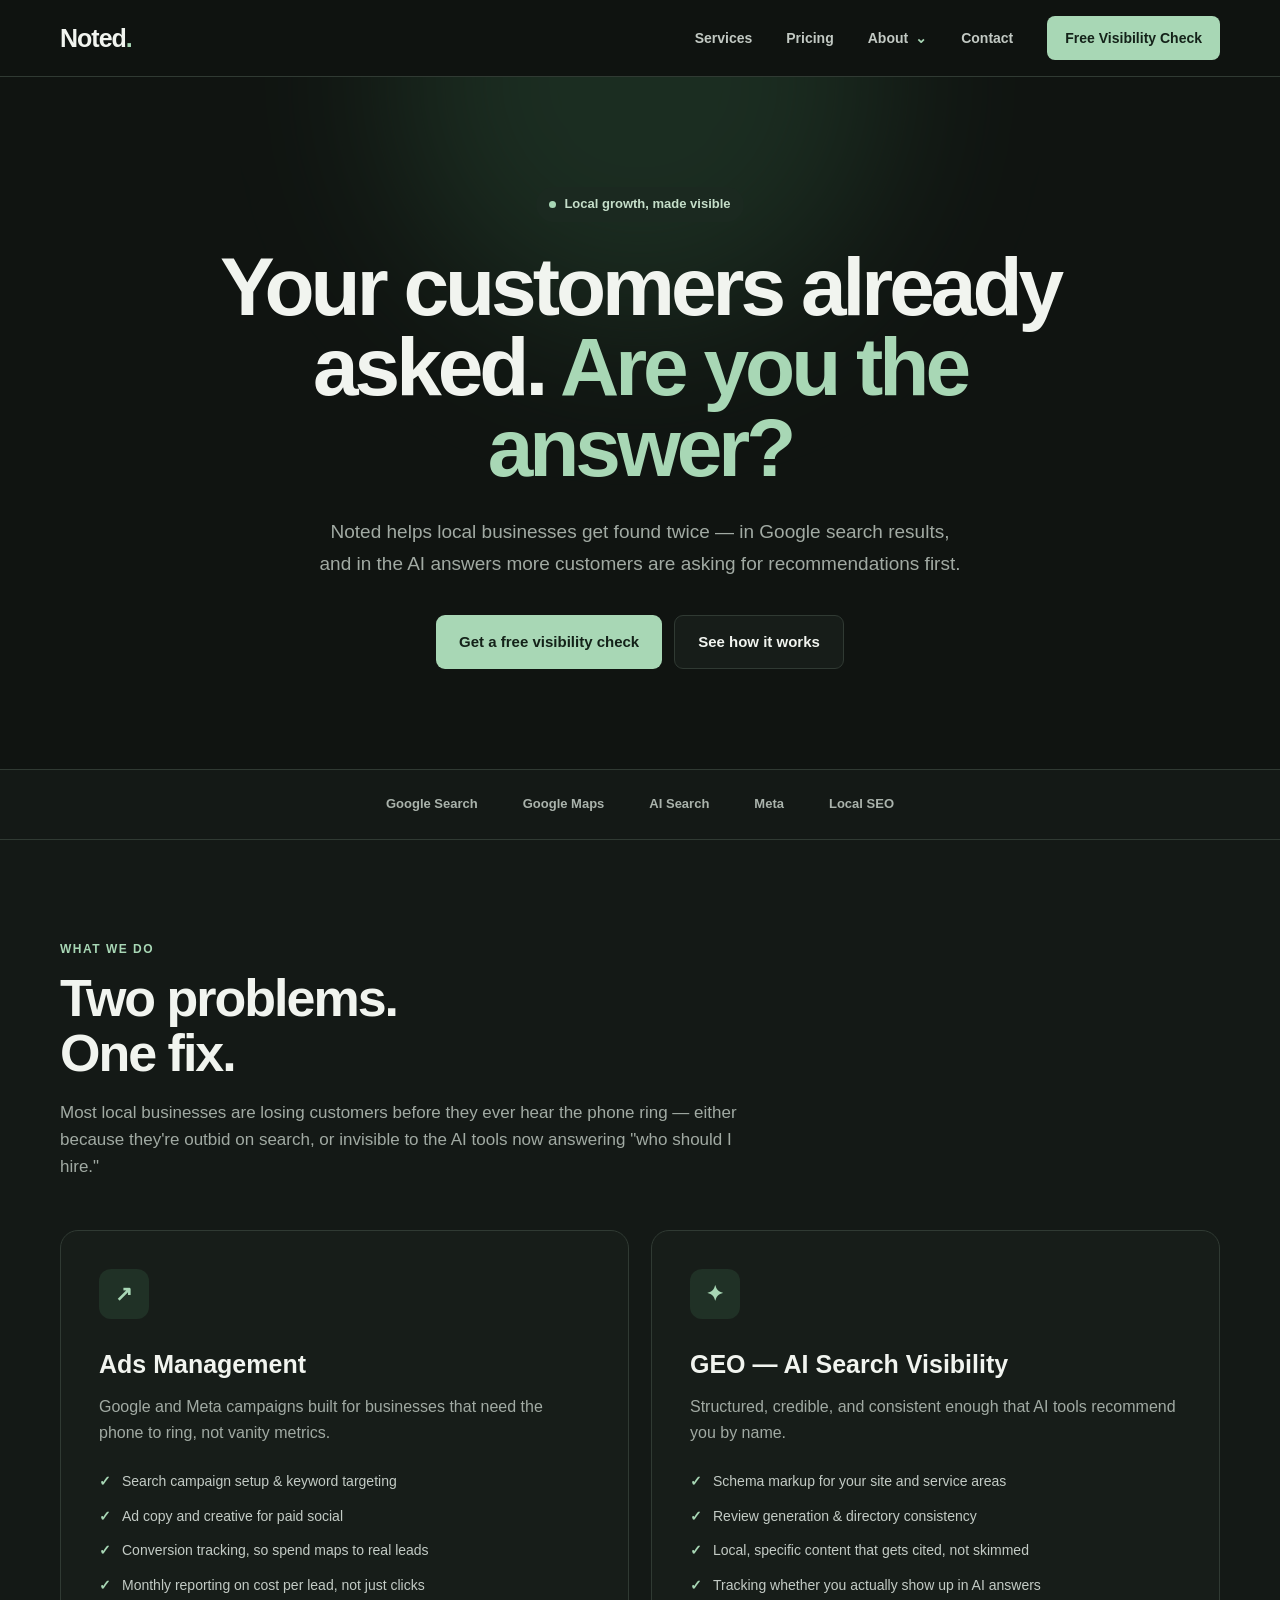
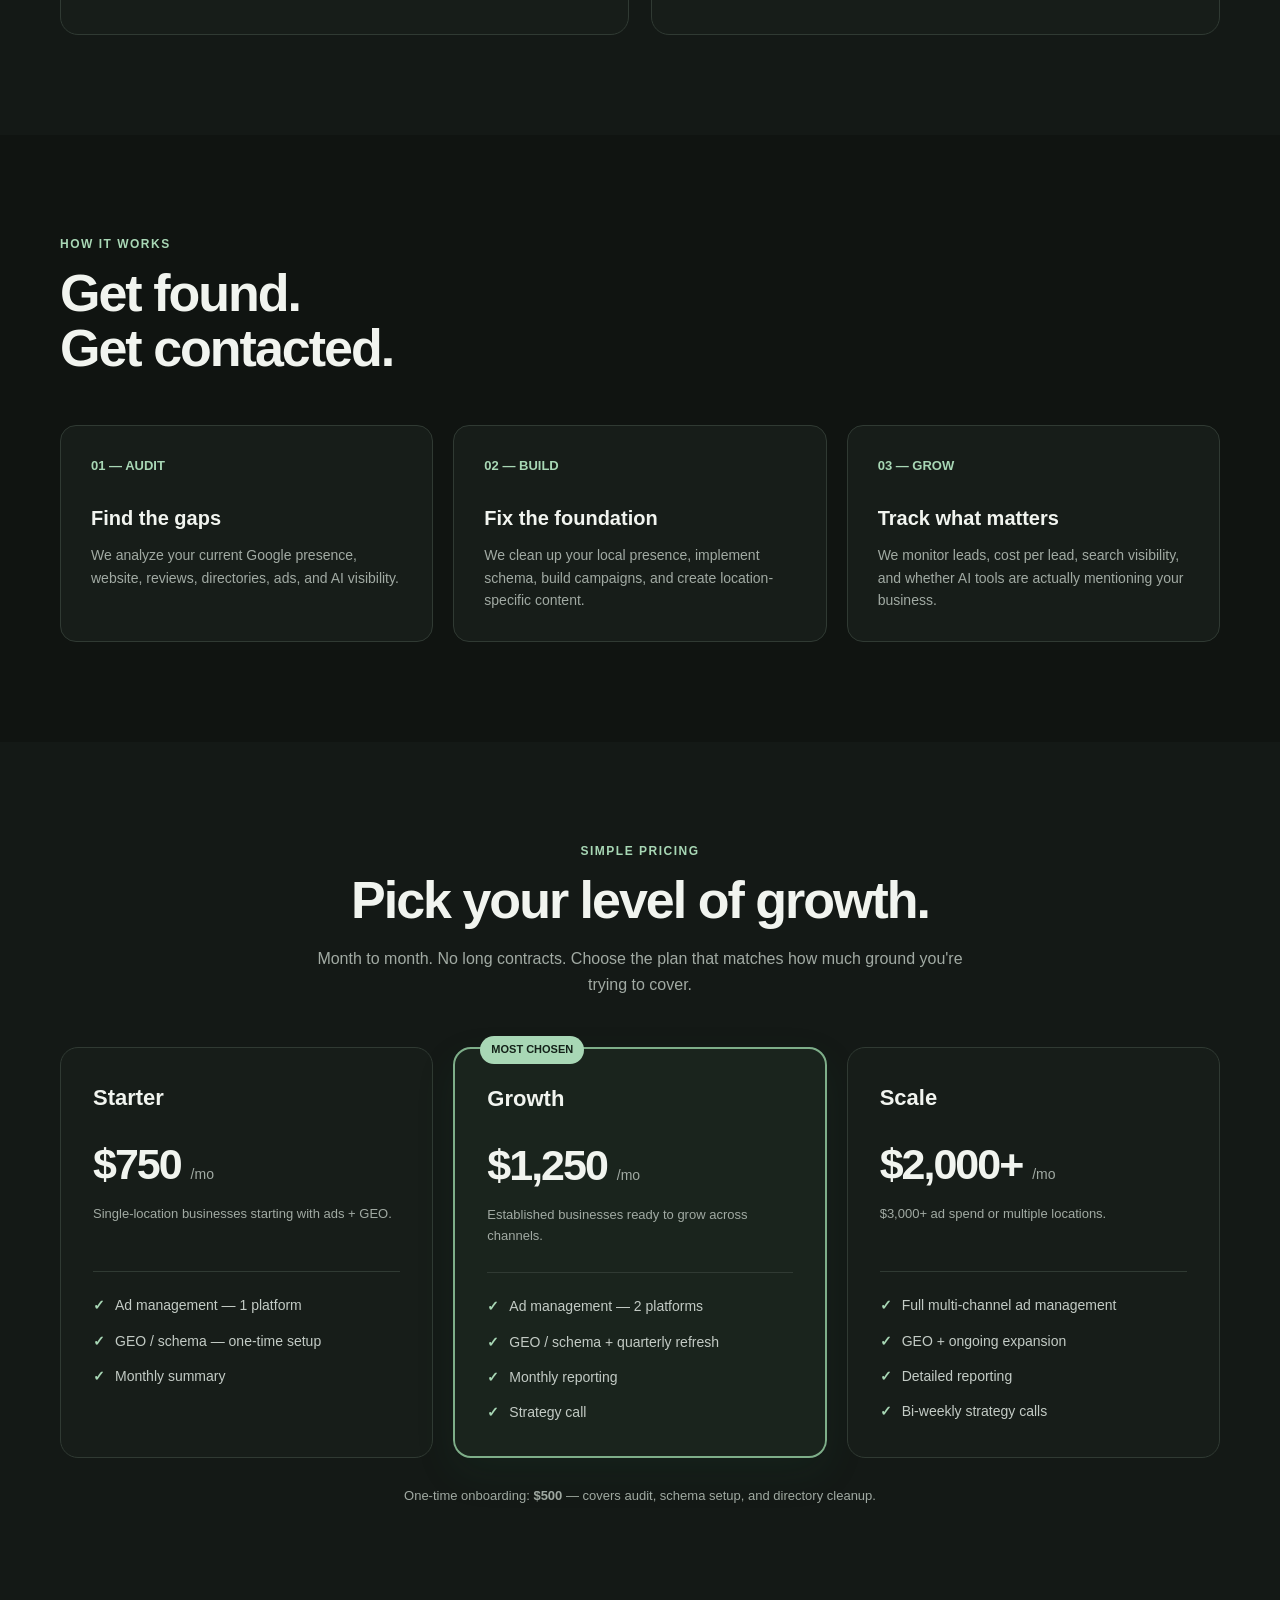
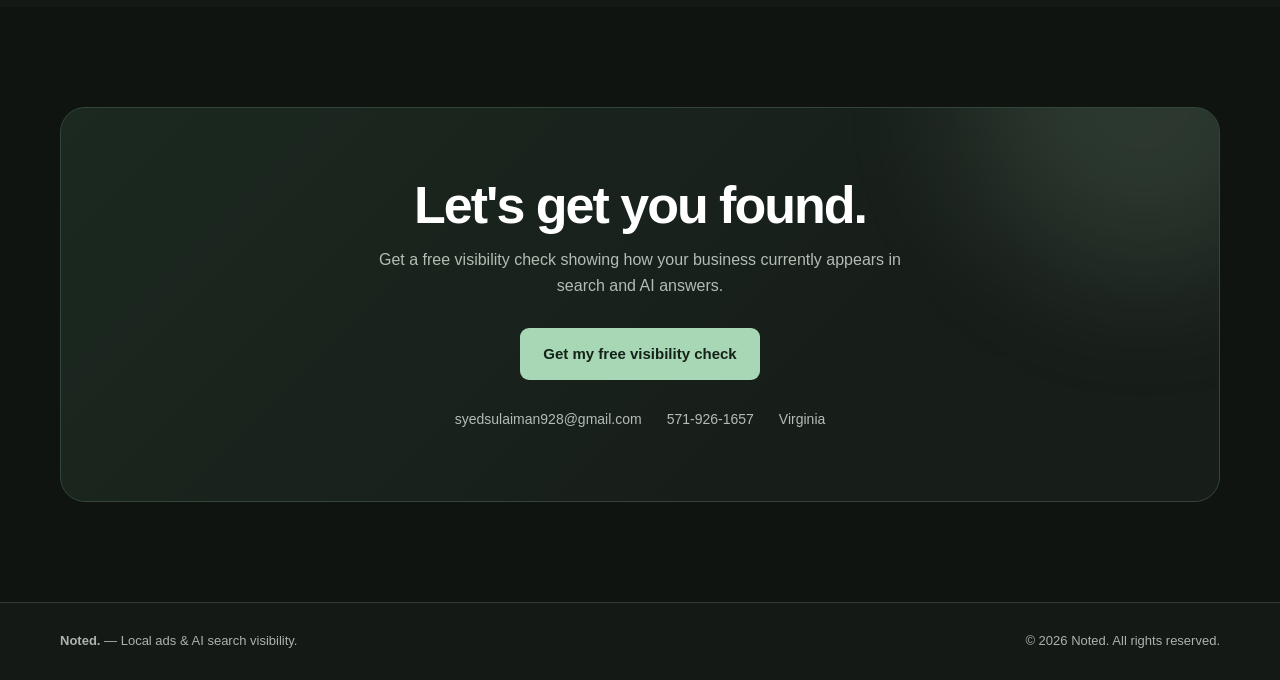
<file: index.html>
<!DOCTYPE html>
<html lang="en">
<head>
  <meta charset="UTF-8" />
  <meta name="viewport" content="width=device-width, initial-scale=1.0" />

  <title>Noted — Local Ads & AI Search Visibility</title>
  <meta
    name="description"
    content="Noted helps local businesses get found in Google search results and AI recommendations."
  />

  <style>
    :root {
      --bg: #f7f8f6;
      --dark: #101412;
      --muted: #66706a;
      --green: #1d6b45;
      --green-dark: #12452e;
      --green-light: #dceee3;
      --white: #ffffff;
      --border: #dfe5e0;
      --card: #ffffff;
      --max-width: 1160px;
    }

    * {
      margin: 0;
      padding: 0;
      box-sizing: border-box;
    }

    html {
      scroll-behavior: smooth;
    }

    body {
      font-family:
        Inter,
        -apple-system,
        BlinkMacSystemFont,
        "Segoe UI",
        sans-serif;
      background: var(--bg);
      color: var(--dark);
      line-height: 1.6;
    }

    a {
      color: inherit;
      text-decoration: none;
    }

    .container {
      width: min(100% - 40px, var(--max-width));
      margin: 0 auto;
    }

    /* NAV */

    nav {
      position: sticky;
      top: 0;
      z-index: 100;
      background: rgba(247, 248, 246, 0.92);
      backdrop-filter: blur(14px);
      border-bottom: 1px solid rgba(223, 229, 224, 0.8);
    }

    .nav-inner {
      height: 76px;
      display: flex;
      align-items: center;
      justify-content: space-between;
    }

    .logo {
      font-size: 25px;
      font-weight: 800;
      letter-spacing: -1px;
    }

    .logo span {
      color: var(--green);
    }

    .nav-links {
      display: flex;
      align-items: center;
      gap: 34px;
      font-size: 14px;
      font-weight: 600;
      color: #454d48;
    }

    .nav-links a:hover {
      color: var(--green);
    }

    .nav-dropdown { position: relative; }
    .nav-dropdown summary { cursor: pointer; list-style: none; }
    .nav-dropdown summary::-webkit-details-marker { display: none; }
    .nav-dropdown summary::after { content: "⌄"; margin-left: 7px; color: var(--green); }
    .dropdown-menu { position: absolute; top: calc(100% + 16px); left: -14px; z-index: 20; min-width: 150px; padding: 7px; border: 1px solid var(--border); border-radius: 9px; background: #171d19; box-shadow: 0 12px 32px rgba(0,0,0,.25); }
    .dropdown-menu a { display: block; padding: 9px 10px; border-radius: 5px; white-space: nowrap; }
    .dropdown-menu a:hover { background: #223027; }

    .nav-cta {
      background: var(--dark);
      color: white !important;
      padding: 11px 18px;
      border-radius: 8px;
      transition: 0.2s;
    }

    .nav-cta:hover {
      background: var(--green);
    }

    /* HERO */

    .hero {
      padding: 110px 0 100px;
      text-align: center;
      position: relative;
      overflow: hidden;
    }

    .hero::before {
      content: "";
      position: absolute;
      width: 500px;
      height: 500px;
      background: var(--green-light);
      border-radius: 50%;
      filter: blur(80px);
      opacity: 0.5;
      top: -250px;
      left: 50%;
      transform: translateX(-50%);
      z-index: -1;
    }

    .eyebrow {
      display: inline-flex;
      align-items: center;
      gap: 8px;
      background: var(--green-light);
      color: var(--green-dark);
      border-radius: 999px;
      padding: 7px 13px;
      font-size: 13px;
      font-weight: 700;
      margin-bottom: 25px;
    }

    .eyebrow-dot {
      width: 7px;
      height: 7px;
      border-radius: 50%;
      background: var(--green);
    }

    h1 {
      max-width: 900px;
      margin: 0 auto;
      font-size: clamp(48px, 7vw, 82px);
      line-height: 0.98;
      letter-spacing: -4px;
      font-weight: 800;
    }

    h1 span {
      color: var(--green);
    }

    .hero-text {
      max-width: 650px;
      margin: 28px auto 35px;
      color: var(--muted);
      font-size: 19px;
      line-height: 1.7;
    }

    .buttons {
      display: flex;
      justify-content: center;
      gap: 12px;
      flex-wrap: wrap;
    }

    .btn {
      display: inline-flex;
      align-items: center;
      justify-content: center;
      padding: 14px 23px;
      border-radius: 9px;
      font-size: 15px;
      font-weight: 700;
      transition: all 0.2s ease;
    }

    .btn-primary {
      background: var(--dark);
      color: white;
    }

    .btn-primary:hover {
      background: var(--green);
      transform: translateY(-2px);
    }

    .btn-secondary {
      border: 1px solid var(--border);
      background: white;
    }

    .btn-secondary:hover {
      border-color: var(--green);
      color: var(--green);
    }

    /* TRUST */

    .trust {
      border-top: 1px solid var(--border);
      border-bottom: 1px solid var(--border);
      padding: 24px 0;
      background: white;
    }

    .trust-inner {
      display: flex;
      justify-content: center;
      gap: 45px;
      flex-wrap: wrap;
      color: #747c77;
      font-size: 13px;
      font-weight: 600;
    }

    /* SECTION */

    section {
      padding: 100px 0;
    }

    .section-heading {
      max-width: 680px;
      margin-bottom: 50px;
    }

    .section-label {
      color: var(--green);
      text-transform: uppercase;
      letter-spacing: 1.5px;
      font-size: 12px;
      font-weight: 800;
      margin-bottom: 12px;
    }

    h2 {
      font-size: clamp(34px, 5vw, 52px);
      line-height: 1.05;
      letter-spacing: -2px;
      margin-bottom: 18px;
    }

    .section-heading p {
      color: var(--muted);
      font-size: 17px;
    }

    /* SERVICES */

    .services {
      background: white;
    }

    .service-grid {
      display: grid;
      grid-template-columns: repeat(2, 1fr);
      gap: 22px;
    }

    .service-card {
      border: 1px solid var(--border);
      border-radius: 18px;
      padding: 38px;
      background: var(--card);
      transition: 0.25s;
    }

    .service-card:hover {
      transform: translateY(-5px);
      box-shadow: 0 18px 45px rgba(16, 20, 18, 0.08);
    }

    .service-icon {
      width: 50px;
      height: 50px;
      display: grid;
      place-items: center;
      border-radius: 12px;
      background: var(--green-light);
      color: var(--green-dark);
      font-size: 21px;
      font-weight: 800;
      margin-bottom: 25px;
    }

    .service-card h3 {
      font-size: 25px;
      margin-bottom: 10px;
    }

    .service-card > p {
      color: var(--muted);
      margin-bottom: 25px;
    }

    .service-card ul {
      list-style: none;
      display: grid;
      gap: 12px;
    }

    .service-card li {
      color: #424a45;
      font-size: 14px;
      padding-left: 23px;
      position: relative;
    }

    .service-card li::before {
      content: "✓";
      position: absolute;
      left: 0;
      color: var(--green);
      font-weight: 800;
    }

    /* HOW IT WORKS */

    .process {
      background: var(--bg);
    }

    .process-grid {
      display: grid;
      grid-template-columns: repeat(3, 1fr);
      gap: 20px;
    }

    .process-card {
      padding: 30px;
      border-radius: 16px;
      border: 1px solid var(--border);
      background: white;
    }

    .number {
      font-size: 13px;
      font-weight: 800;
      color: var(--green);
      margin-bottom: 25px;
    }

    .process-card h3 {
      margin-bottom: 10px;
      font-size: 20px;
    }

    .process-card p {
      color: var(--muted);
      font-size: 14px;
    }

    /* PRICING */

    .pricing {
      background: white;
    }

    .pricing-header {
      text-align: center;
      max-width: 650px;
      margin: 0 auto 50px;
    }

    .pricing-header p {
      color: var(--muted);
    }

    .pricing-grid {
      display: grid;
      grid-template-columns: repeat(3, 1fr);
      gap: 20px;
      align-items: stretch;
    }

    .price-card {
      border: 1px solid var(--border);
      border-radius: 18px;
      padding: 32px;
      position: relative;
      background: white;
    }

    .price-card.featured {
      border: 2px solid var(--green);
      box-shadow: 0 15px 40px rgba(29, 107, 69, 0.1);
    }

    .popular {
      position: absolute;
      top: -13px;
      left: 25px;
      background: var(--green);
      color: white;
      padding: 5px 11px;
      border-radius: 999px;
      font-size: 11px;
      font-weight: 800;
      text-transform: uppercase;
    }

    .price-card h3 {
      font-size: 22px;
      margin-bottom: 5px;
    }

    .price {
      font-size: 43px;
      font-weight: 800;
      letter-spacing: -2px;
      margin: 15px 0 5px;
    }

    .price span {
      font-size: 14px;
      color: var(--muted);
      font-weight: 500;
      letter-spacing: 0;
    }

    .price-description {
      color: var(--muted);
      font-size: 13px;
      min-height: 42px;
      margin-bottom: 25px;
    }

    .features {
      list-style: none;
      border-top: 1px solid var(--border);
      padding-top: 22px;
      display: grid;
      gap: 13px;
    }

    .features li {
      font-size: 14px;
      color: #444c47;
      padding-left: 22px;
      position: relative;
    }

    .features li::before {
      content: "✓";
      position: absolute;
      left: 0;
      color: var(--green);
      font-weight: 800;
    }

    .onboarding {
      text-align: center;
      color: var(--muted);
      font-size: 13px;
      margin-top: 28px;
    }

    /* CTA */

    .cta-section {
      padding: 100px 0;
    }

    .cta-box {
      background: var(--dark);
      color: white;
      border-radius: 25px;
      padding: 70px 50px;
      text-align: center;
      position: relative;
      overflow: hidden;
    }

    .cta-box::before {
      content: "";
      position: absolute;
      width: 350px;
      height: 350px;
      border-radius: 50%;
      background: var(--green);
      opacity: 0.15;
      filter: blur(70px);
      top: -180px;
      right: -100px;
    }

    .cta-box h2 {
      position: relative;
      max-width: 650px;
      margin: 0 auto 15px;
    }

    .cta-box p {
      position: relative;
      color: #b9c1bc;
      max-width: 560px;
      margin: 0 auto 30px;
    }

    .contact-info {
      position: relative;
      margin-top: 28px;
      display: flex;
      justify-content: center;
      gap: 25px;
      flex-wrap: wrap;
      font-size: 14px;
      color: #c9cfcc;
    }

    .contact-info a:hover {
      color: white;
    }

    /* FOOTER */

    footer {
      border-top: 1px solid var(--border);
      padding: 28px 0;
      background: white;
    }

    .footer-inner {
      display: flex;
      justify-content: space-between;
      gap: 20px;
      align-items: center;
      color: #747c77;
      font-size: 13px;
    }

    /* MOBILE */

    @media (max-width: 800px) {
      .nav-links {
        display: none;
      }

      .hero {
        padding: 80px 0 75px;
      }

      h1 {
        letter-spacing: -2.5px;
      }

      .service-grid,
      .pricing-grid,
      .process-grid {
        grid-template-columns: 1fr;
      }

      section {
        padding: 75px 0;
      }

      .service-card,
      .price-card {
        padding: 28px;
      }

      .cta-box {
        padding: 55px 25px;
      }

      .footer-inner {
        flex-direction: column;
        text-align: center;
      }
    }

    @media (max-width: 500px) {
      .container {
        width: min(100% - 28px, var(--max-width));
      }

      .hero-text {
        font-size: 16px;
      }

      .buttons {
        flex-direction: column;
      }

      .btn {
        width: 100%;
      }

      .trust-inner {
        gap: 15px;
      }
    }
  </style>
  <style>
    :root { color-scheme: dark; --bg:#101411; --dark:#f1f4ef; --muted:#a1aaa3; --green:#a8d7b5; --green-dark:#142219; --green-light:#1b2920; --white:#171d19; --border:#303a33; --card:#171d19; }
    body { background:#101411; color:#f1f4ef; }
    nav { background:rgba(16,20,17,.92); border-color:#303a33; }
    .nav-links { color:#c2c9c3; }
    .dropdown-menu { border-color:#303a33; background:#171d19; }
    .dropdown-menu a:hover { background:#223027; }
    .nav-cta,.btn-primary { background:#a8d7b5; color:#142219 !important; }
    .hero::before { background:#315d40; opacity:.35; }
    .eyebrow { color:#c5dec9; }
    .hero-text,.section-heading p,.pricing-header p,.process-card p,.service-card > p,.price-description,.onboarding { color:#a1aaa3; }
    .btn-secondary,.service-card,.process-card,.price-card { background:#171d19; color:#f1f4ef; border-color:#303a33; }
    .trust,footer,.services,.pricing { background:#141916; border-color:#303a33; }
    .trust-inner,.footer-inner { color:#aab3ac; }
    .service-card li,.features li { color:#c3cbc5; }
    .service-icon { color:#a8d7b5; background:#203126; }
    .price-card.featured { border-color:#7eae89; background:#1a241d; }
    .popular { background:#a8d7b5; color:#142219; }
    .cta-box { background:linear-gradient(135deg,#1b2920,#171d19 72%); border:1px solid #34453a; }
    .cta-box p,.contact-info { color:#b3bdb5; }
    @media(max-width:800px) { .nav-links { display:flex; position:absolute; top:76px; left:0; right:0; padding:12px 20px; flex-direction:column; gap:0; background:#131815; border-bottom:1px solid #303a33; } .nav-links a { padding:10px; } }
  </style>
</head>

<body id="top">

  <!-- NAVIGATION -->
  <nav>
    <div class="container nav-inner">
      <a href="#top" class="logo">Noted<span>.</span></a>

      <div class="nav-links">
        <a href="#services">Services</a>
        <a href="pricing.html">Pricing</a>
        <details class="nav-dropdown">
          <summary>About</summary>
          <div class="dropdown-menu">
            <a href="blog.html">Blog</a>
            <a href="faq.html">FAQ</a>
            <a href="about-us.html">About Us</a>
          </div>
        </details>
        <a href="#contact">Contact</a>
        <a href="#contact" class="nav-cta">Free Visibility Check</a>
      </div>
    </div>
  </nav>


  <!-- HERO -->
  <header class="hero">
    <div class="container">

      <div class="eyebrow">
        <span class="eyebrow-dot"></span>
        Local growth, made visible
      </div>

      <h1>
        Your customers already asked.
        <span>Are you the answer?</span>
      </h1>

      <p class="hero-text">
        Noted helps local businesses get found twice — in Google search
        results, and in the AI answers more customers are asking for
        recommendations first.
      </p>

      <div class="buttons">
        <a href="#contact" class="btn btn-primary">
          Get a free visibility check
        </a>

        <a href="#services" class="btn btn-secondary">
          See how it works
        </a>
      </div>

    </div>
  </header>


  <!-- TRUST -->
  <div class="trust">
    <div class="container trust-inner">
      <span>Google Search</span>
      <span>Google Maps</span>
      <span>AI Search</span>
      <span>Meta</span>
      <span>Local SEO</span>
    </div>
  </div>


  <!-- SERVICES -->
  <section class="services" id="services">
    <div class="container">

      <div class="section-heading">
        <div class="section-label">What we do</div>

        <h2>Two problems.<br />One fix.</h2>

        <p>
          Most local businesses are losing customers before they ever hear
          the phone ring — either because they're outbid on search, or
          invisible to the AI tools now answering "who should I hire."
        </p>
      </div>


      <div class="service-grid">

        <div class="service-card">
          <div class="service-icon">↗</div>

          <h3>Ads Management</h3>

          <p>
            Google and Meta campaigns built for businesses that need the
            phone to ring, not vanity metrics.
          </p>

          <ul>
            <li>Search campaign setup & keyword targeting</li>
            <li>Ad copy and creative for paid social</li>
            <li>Conversion tracking, so spend maps to real leads</li>
            <li>Monthly reporting on cost per lead, not just clicks</li>
          </ul>
        </div>


        <div class="service-card">
          <div class="service-icon">✦</div>

          <h3>GEO — AI Search Visibility</h3>

          <p>
            Structured, credible, and consistent enough that AI tools
            recommend you by name.
          </p>

          <ul>
            <li>Schema markup for your site and service areas</li>
            <li>Review generation & directory consistency</li>
            <li>Local, specific content that gets cited, not skimmed</li>
            <li>Tracking whether you actually show up in AI answers</li>
          </ul>
        </div>

      </div>

    </div>
  </section>


  <!-- PROCESS -->
  <section class="process" id="process">
    <div class="container">

      <div class="section-heading">
        <div class="section-label">How it works</div>
        <h2>Get found.<br />Get contacted.</h2>
      </div>

      <div class="process-grid">

        <div class="process-card">
          <div class="number">01 — AUDIT</div>
          <h3>Find the gaps</h3>
          <p>
            We analyze your current Google presence, website, reviews,
            directories, ads, and AI visibility.
          </p>
        </div>

        <div class="process-card">
          <div class="number">02 — BUILD</div>
          <h3>Fix the foundation</h3>
          <p>
            We clean up your local presence, implement schema, build
            campaigns, and create location-specific content.
          </p>
        </div>

        <div class="process-card">
          <div class="number">03 — GROW</div>
          <h3>Track what matters</h3>
          <p>
            We monitor leads, cost per lead, search visibility, and whether
            AI tools are actually mentioning your business.
          </p>
        </div>

      </div>

    </div>
  </section>


  <!-- PRICING -->
  <section class="pricing" id="pricing">
    <div class="container">

      <div class="pricing-header">
        <div class="section-label">Simple pricing</div>

        <h2>Pick your level of growth.</h2>

        <p>
          Month to month. No long contracts. Choose the plan that matches
          how much ground you're trying to cover.
        </p>
      </div>


      <div class="pricing-grid">

        <!-- STARTER -->
        <div class="price-card">

          <h3>Starter</h3>

          <div class="price">
            $750 <span>/mo</span>
          </div>

          <p class="price-description">
            Single-location businesses starting with ads + GEO.
          </p>

          <ul class="features">
            <li>Ad management — 1 platform</li>
            <li>GEO / schema — one-time setup</li>
            <li>Monthly summary</li>
          </ul>

        </div>


        <!-- GROWTH -->
        <div class="price-card featured">

          <div class="popular">Most chosen</div>

          <h3>Growth</h3>

          <div class="price">
            $1,250 <span>/mo</span>
          </div>

          <p class="price-description">
            Established businesses ready to grow across channels.
          </p>

          <ul class="features">
            <li>Ad management — 2 platforms</li>
            <li>GEO / schema + quarterly refresh</li>
            <li>Monthly reporting</li>
            <li>Strategy call</li>
          </ul>

        </div>


        <!-- SCALE -->
        <div class="price-card">

          <h3>Scale</h3>

          <div class="price">
            $2,000+ <span>/mo</span>
          </div>

          <p class="price-description">
            $3,000+ ad spend or multiple locations.
          </p>

          <ul class="features">
            <li>Full multi-channel ad management</li>
            <li>GEO + ongoing expansion</li>
            <li>Detailed reporting</li>
            <li>Bi-weekly strategy calls</li>
          </ul>

        </div>

      </div>

      <p class="onboarding">
        One-time onboarding: <strong>$500</strong> — covers audit,
        schema setup, and directory cleanup.
      </p>

    </div>
  </section>


  <!-- CTA -->
  <section class="cta-section" id="contact">
    <div class="container">

      <div class="cta-box">

        <h2>Let's get you found.</h2>

        <p>
          Get a free visibility check showing how your business currently
          appears in search and AI answers.
        </p>

        <a
          href="visibility-check.html"
          class="btn btn-primary"
        >
          Get my free visibility check
        </a>

        <div class="contact-info">
          <a href="mailto:syedsulaiman928@gmail.com">
            syedsulaiman928@gmail.com
          </a>

          <a href="tel:+15719261657">
            571-926-1657
          </a>

          <span>Virginia</span>
        </div>

      </div>

    </div>
  </section>


  <!-- FOOTER -->
  <footer>
    <div class="container footer-inner">
      <div>
        <strong>Noted.</strong> — Local ads & AI search visibility.
      </div>

      <div>
        © 2026 Noted. All rights reserved.
      </div>
    </div>
  </footer>


  <script>
    // Smooth navigation for browsers that don't fully support CSS scrolling
    document.querySelectorAll('a[href^="#"]').forEach(link => {
      link.addEventListener("click", function(e) {
        const target = document.querySelector(this.getAttribute("href"));

        if (target) {
          e.preventDefault();

          target.scrollIntoView({
            behavior: "smooth",
            block: "start"
          });
        }
      });
    });
  </script>

</body>
</html>
</file>
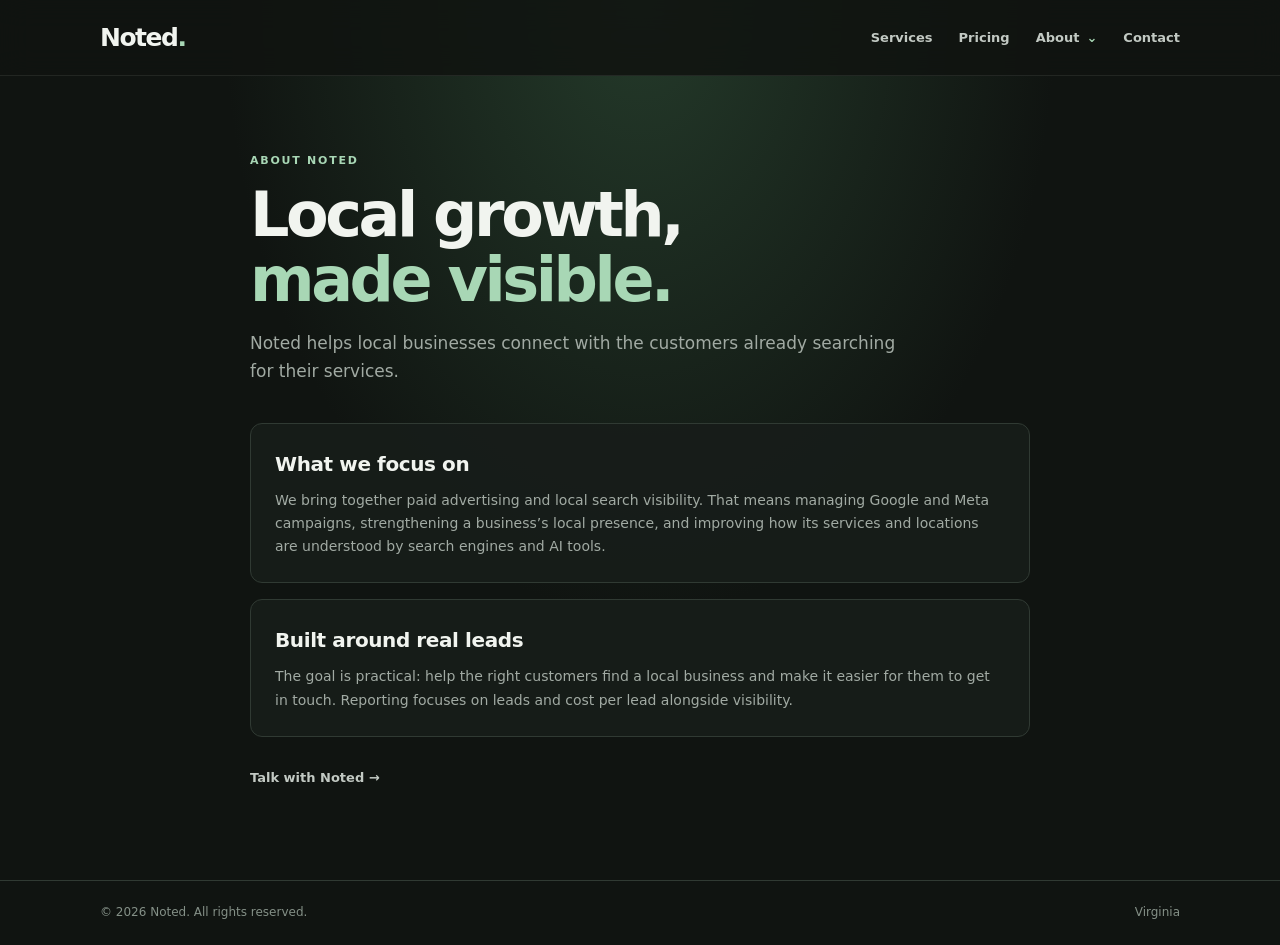
<file: about-us.html>
<!doctype html>
<html lang="en">
<head><meta charset="utf-8"><meta name="viewport" content="width=device-width, initial-scale=1"><meta name="theme-color" content="#101411"><meta name="description" content="Learn about Noted and its work helping local businesses get found."><title>About Us — Noted</title><link rel="stylesheet" href="info.css"></head>
<body>
  <header><div class="container nav"><a class="brand" href="Noted.ProfWeb.html#top">Noted<span>.</span></a><nav class="navlinks" aria-label="Main navigation"><a href="Noted.ProfWeb.html#services">Services</a><a href="pricing.html">Pricing</a><details class="navdrop"><summary>About</summary><div class="dropmenu"><a href="blog.html">Blog</a><a href="faq.html">FAQ</a><a href="about-us.html" aria-current="page">About Us</a></div></details><a href="Noted.ProfWeb.html#contact">Contact</a></nav></div></header>
  <main><div class="container content"><div class="eyebrow">About Noted</div><h1>Local growth,<br><span>made visible.</span></h1><p class="lead">Noted helps local businesses connect with the customers already searching for their services.</p>
    <article class="card"><h2>What we focus on</h2><p>We bring together paid advertising and local search visibility. That means managing Google and Meta campaigns, strengthening a business’s local presence, and improving how its services and locations are understood by search engines and AI tools.</p></article>
    <article class="card"><h2>Built around real leads</h2><p>The goal is practical: help the right customers find a local business and make it easier for them to get in touch. Reporting focuses on leads and cost per lead alongside visibility.</p></article>
    <a class="back" href="Noted.ProfWeb.html#contact">Talk with Noted →</a>
  </div></main>
  <footer><div class="container foot"><span>© 2026 Noted. All rights reserved.</span><span>Virginia</span></div></footer>
</body>
</html>
</file>
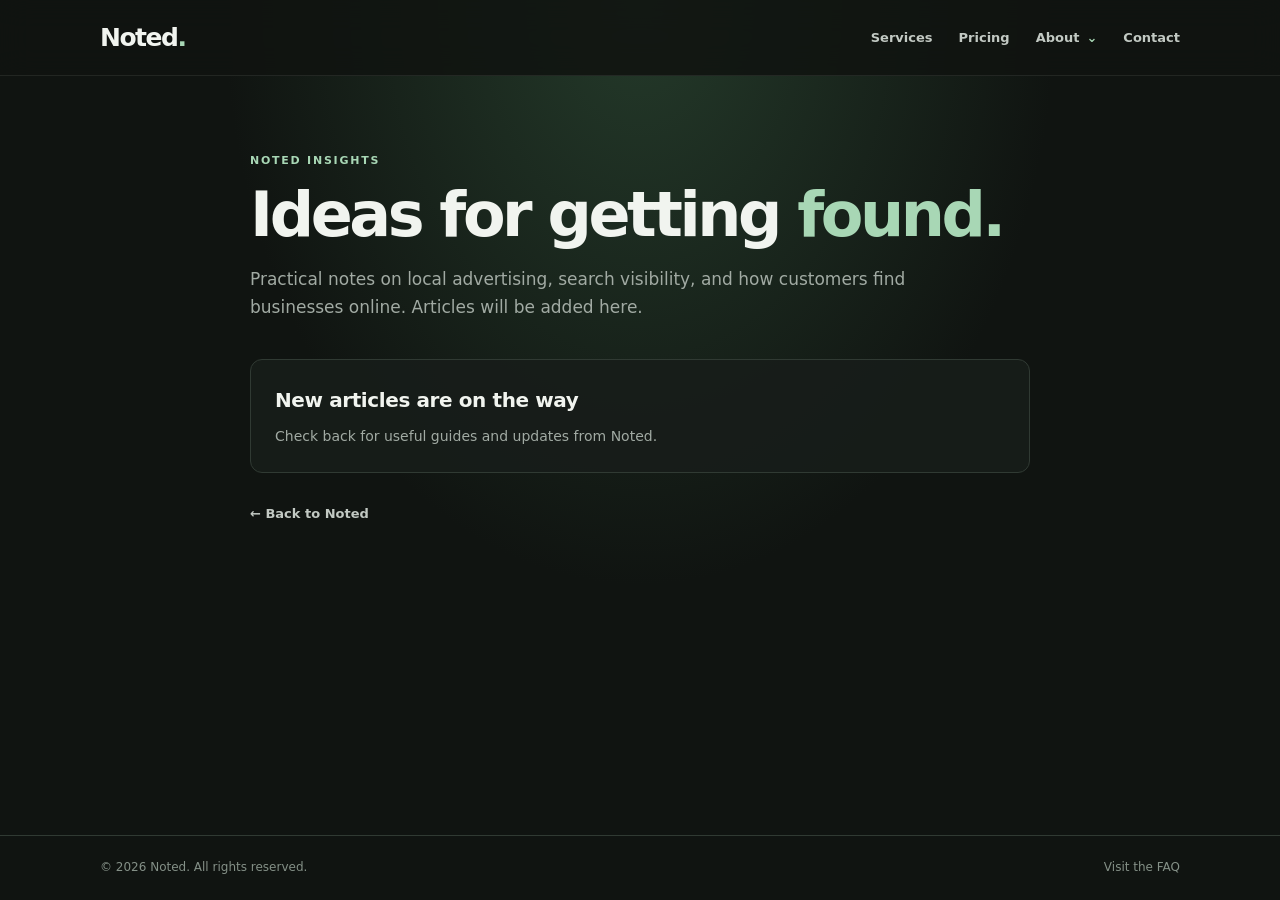
<file: blog.html>
<!doctype html>
<html lang="en">
<head><meta charset="utf-8"><meta name="viewport" content="width=device-width, initial-scale=1"><meta name="theme-color" content="#101411"><meta name="description" content="Insights on local advertising and AI search visibility from Noted."><title>Blog — Noted</title><link rel="stylesheet" href="info.css"></head>
<body>
  <header><div class="container nav"><a class="brand" href="Noted.ProfWeb.html#top">Noted<span>.</span></a><nav class="navlinks" aria-label="Main navigation"><a href="Noted.ProfWeb.html#services">Services</a><a href="pricing.html">Pricing</a><details class="navdrop"><summary>About</summary><div class="dropmenu"><a href="blog.html" aria-current="page">Blog</a><a href="faq.html">FAQ</a><a href="about-us.html">About Us</a></div></details><a href="Noted.ProfWeb.html#contact">Contact</a></nav></div></header>
  <main><div class="container content"><div class="eyebrow">Noted insights</div><h1>Ideas for getting <span>found.</span></h1><p class="lead">Practical notes on local advertising, search visibility, and how customers find businesses online. Articles will be added here.</p><article class="card"><h2>New articles are on the way</h2><p>Check back for useful guides and updates from Noted.</p></article><a class="back" href="Noted.ProfWeb.html#top">← Back to Noted</a></div></main>
  <footer><div class="container foot"><span>© 2026 Noted. All rights reserved.</span><a href="faq.html">Visit the FAQ</a></div></footer>
</body>
</html>
</file>
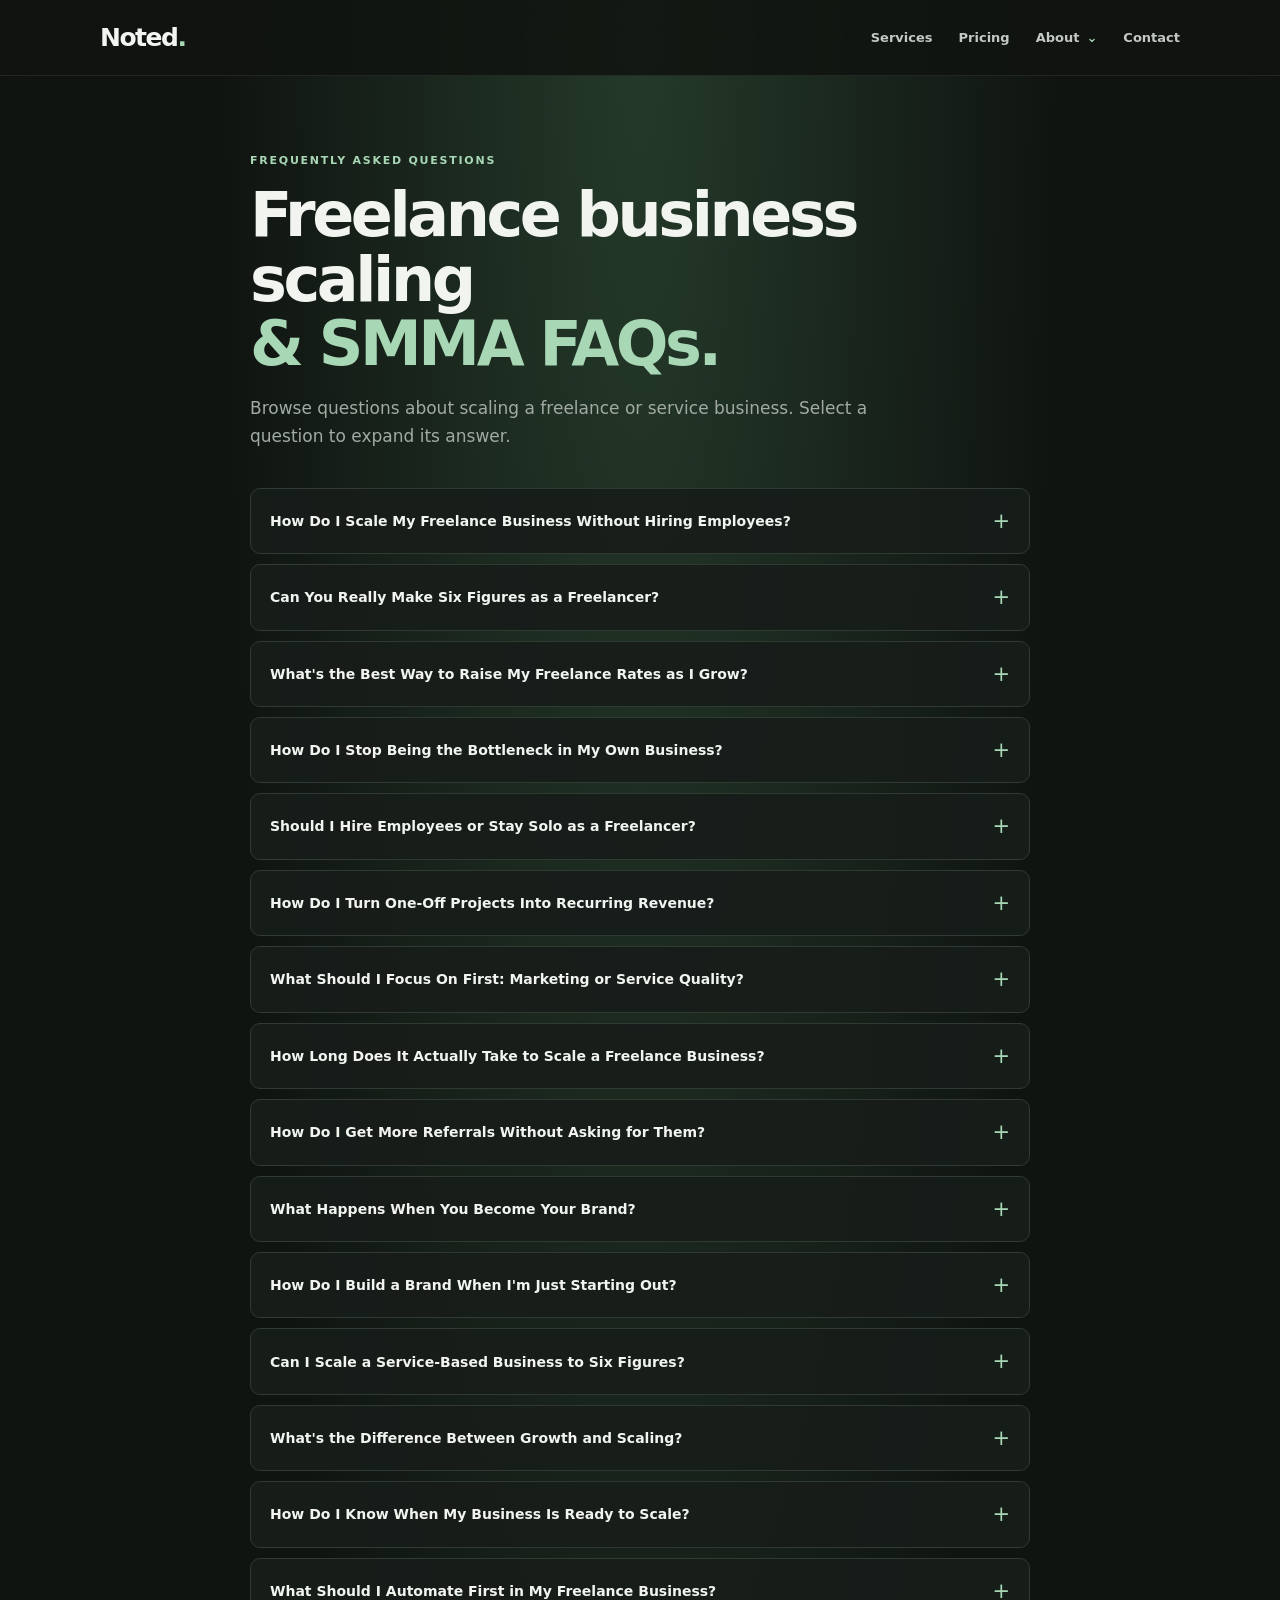
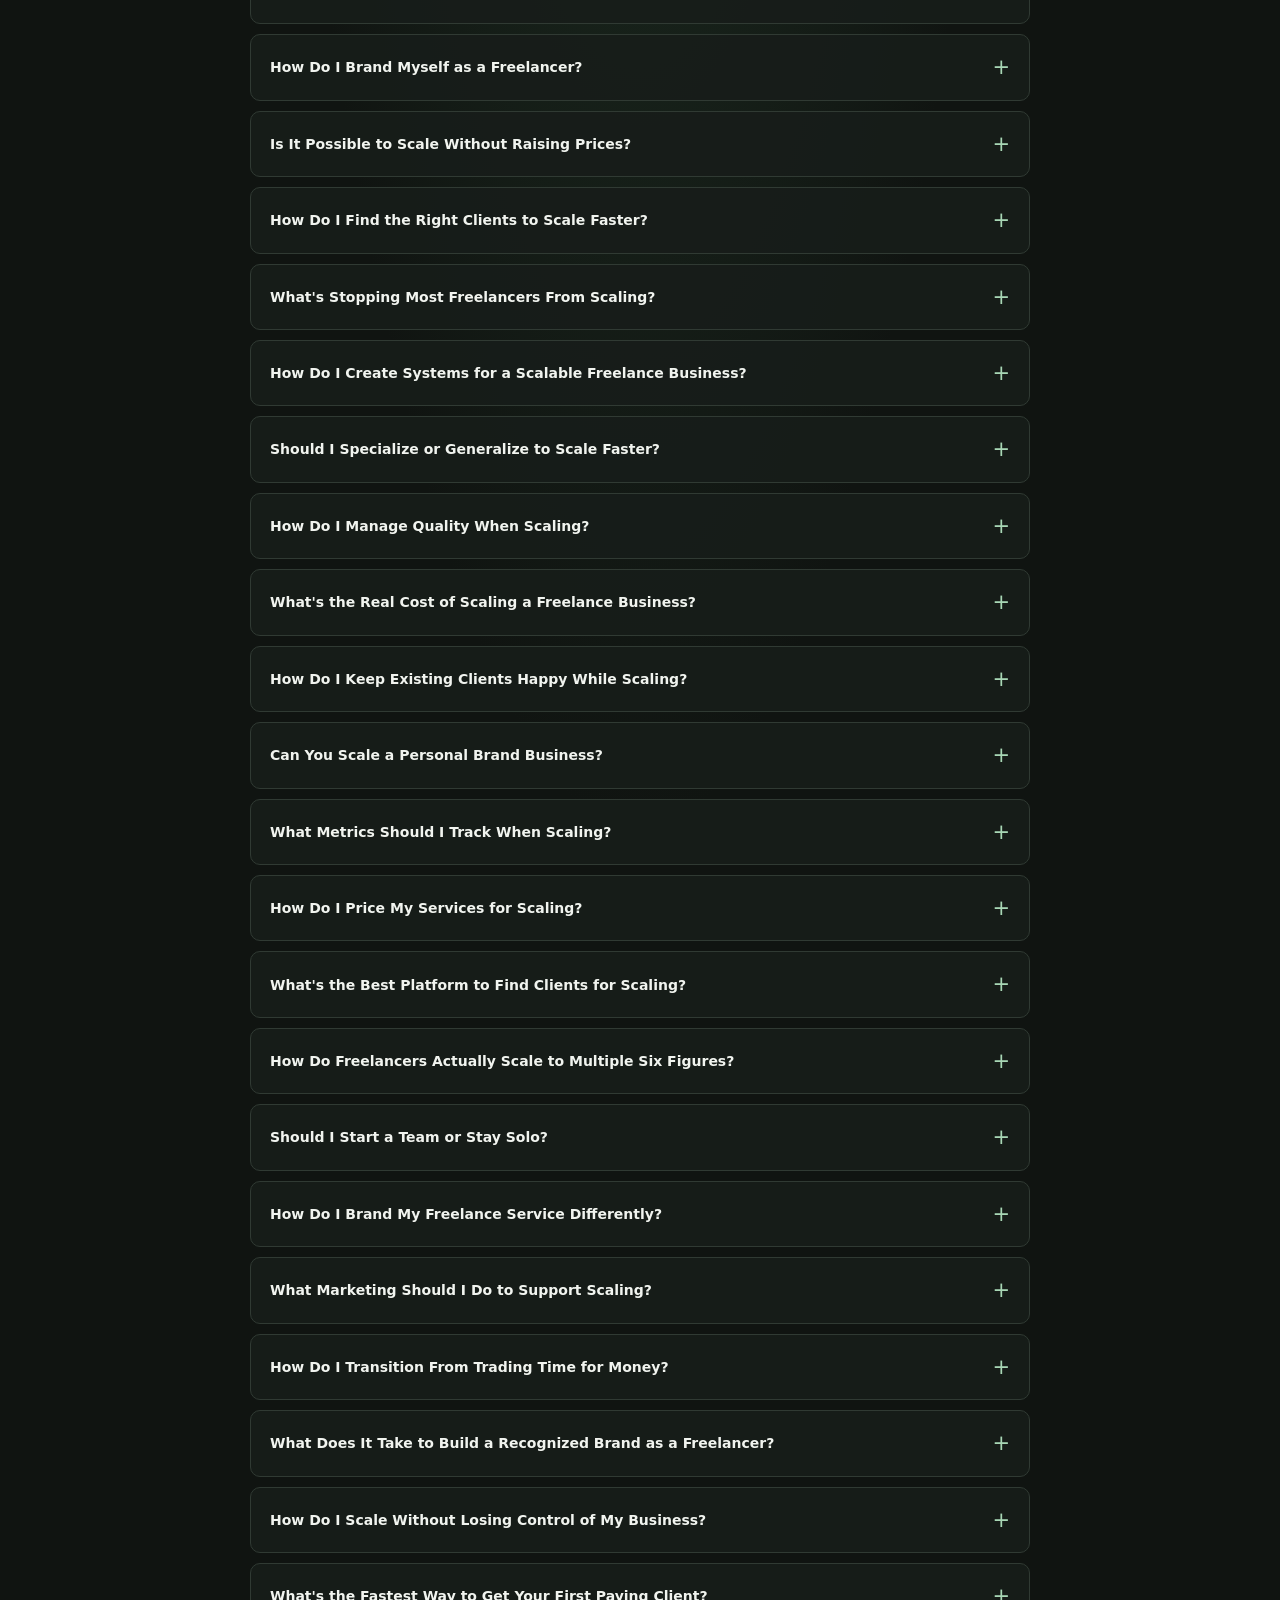
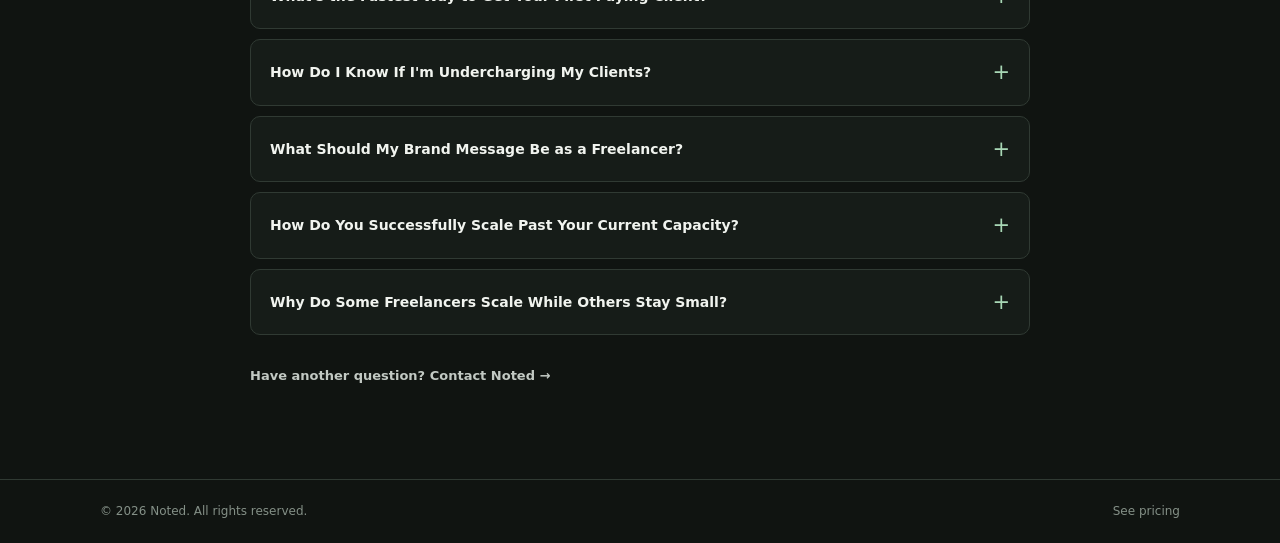
<file: faq.html>
<!doctype html>
<html lang="en">
<head><meta charset="utf-8"><meta name="viewport" content="width=device-width, initial-scale=1"><meta name="theme-color" content="#101411"><meta name="description" content="Frequently asked questions about Noted's local advertising and AI search services."><title>FAQ — Noted</title><link rel="stylesheet" href="info.css"></head>
<body>
  <header><div class="container nav"><a class="brand" href="Noted.ProfWeb.html#top">Noted<span>.</span></a><nav class="navlinks" aria-label="Main navigation"><a href="Noted.ProfWeb.html#services">Services</a><a href="pricing.html">Pricing</a><details class="navdrop"><summary>About</summary><div class="dropmenu"><a href="blog.html">Blog</a><a href="faq.html" aria-current="page">FAQ</a><a href="about-us.html">About Us</a></div></details><a href="Noted.ProfWeb.html#contact">Contact</a></nav></div></header>
  <main>
  <div class="container content">
    <div class="eyebrow">Frequently asked questions</div>
    <h1>Freelance business scaling<br><span>&amp; SMMA FAQs.</span></h1>
    <p class="lead">Browse questions about scaling a freelance or service business. Select a question to expand its answer.</p>
    <section class="faq-list" aria-label="Freelance business scaling frequently asked questions">
    <details class="faq-item"><summary><span>How Do I Scale My Freelance Business Without Hiring Employees?</span></summary><div class="faq-answer"><p>You can scale a freelance business by improving your systems, increasing client value, automating repetitive tasks, and outsourcing specialized work to reliable contractors or freelancers. For an SMMA or brand-scaling business like Noted, this allows you to increase revenue and capacity without immediately taking on the fixed costs of full-time employees.</p></div></details>
    <details class="faq-item"><summary><span>Can You Really Make Six Figures as a Freelancer?</span></summary><div class="faq-answer"><p>Yes, freelancers can reach six-figure annual revenue by developing a valuable service, targeting the right clients, improving pricing, and building consistent lead-generation systems. In areas such as social media marketing, branding, and digital marketing, moving toward higher-value packages and recurring retainers can make six-figure revenue more achievable.</p></div></details>
    <details class="faq-item"><summary><span>What&#39;s the Best Way to Raise My Freelance Rates as I Grow?</span></summary><div class="faq-answer"><p>Raise your rates as your expertise, results, demand, and client value increase rather than simply charging more because you have been in business longer. Noted can help position services around measurable business outcomes, which makes value-based or package-based pricing easier to communicate than hourly rates.</p></div></details>
    <details class="faq-item"><summary><span>How Do I Stop Being the Bottleneck in My Own Business?</span></summary><div class="faq-answer"><p>The key is to document your processes, automate repetitive tasks, and delegate work that does not require your direct involvement. A scalable SMMA business should have clear systems for onboarding, content production, reporting, client communication, and fulfillment so growth does not depend entirely on one person.</p></div></details>
    <details class="faq-item"><summary><span>Should I Hire Employees or Stay Solo as a Freelancer?</span></summary><div class="faq-answer"><p>Staying solo provides greater control and lower fixed costs, while employees can provide additional capacity and consistency as a business grows. Many service businesses initially use contractors, automation, and specialized partners before deciding whether permanent employees make financial and operational sense.</p></div></details>
    <details class="faq-item"><summary><span>How Do I Turn One-Off Projects Into Recurring Revenue?</span></summary><div class="faq-answer"><p>Convert project-based services into ongoing solutions by offering monthly content, social media management, advertising, brand strategy, analytics, or optimization. For an SMMA business like Noted, monthly retainers can create predictable revenue while giving clients continuous support instead of a single deliverable.</p></div></details>
    <details class="faq-item"><summary><span>What Should I Focus On First: Marketing or Service Quality?</span></summary><div class="faq-answer"><p>A strong service should come first because marketing increases demand, but poor delivery makes it difficult to retain clients and generate referrals. Once your offer consistently produces a good client experience, marketing can amplify the business through content, referrals, paid advertising, SEO, and outbound prospecting.</p></div></details>
    <details class="faq-item"><summary><span>How Long Does It Actually Take to Scale a Freelance Business?</span></summary><div class="faq-answer"><p>There is no universal timeline because growth depends on the offer, market, pricing, sales ability, client retention, and amount of demand. A freelancer can generate early traction relatively quickly, but building a predictable and scalable SMMA business generally requires consistent systems and optimization over time.</p></div></details>
    <details class="faq-item"><summary><span>How Do I Get More Referrals Without Asking for Them?</span></summary><div class="faq-answer"><p>The best way is to create a client experience that naturally gives people a reason to recommend you. Consistent results, clear communication, strong reporting, memorable branding, and shareable client wins can encourage referrals without repeatedly asking clients to send you business.</p></div></details>
    <details class="faq-item"><summary><span>What Happens When You Become Your Brand?</span></summary><div class="faq-answer"><p>Building a personal brand can make a freelance business more recognizable and trustworthy, but it can also make the company heavily dependent on its founder. Noted can reduce this risk by building recognizable company branding, documented processes, and service systems alongside the founder&#39;s personal authority.</p></div></details>
    <details class="faq-item"><summary><span>How Do I Build a Brand When I&#39;m Just Starting Out?</span></summary><div class="faq-answer"><p>Start with a clear target customer, specific problem, compelling value proposition, consistent visual identity, and recognizable communication style. Your website, social media profiles, portfolio, testimonials, and content should all reinforce the same positioning so potential clients quickly understand what your business does.</p></div></details>
    <details class="faq-item"><summary><span>Can I Scale a Service-Based Business to Six Figures?</span></summary><div class="faq-answer"><p>Yes, service businesses can reach six figures by increasing client volume, average client value, retention, or a combination of all three. For an SMMA business, recurring monthly retainers and standardized service packages can create a more predictable path toward six-figure annual revenue.</p></div></details>
    <details class="faq-item"><summary><span>What&#39;s the Difference Between Growth and Scaling?</span></summary><div class="faq-answer"><p>Growth generally means increasing revenue, clients, or business activity, while scaling means increasing revenue at a rate that does not require an equal increase in resources or costs. For example, adding 10 clients through the same standardized fulfillment system is more scalable than personally creating every deliverable from scratch.</p></div></details>
    <details class="faq-item"><summary><span>How Do I Know When My Business Is Ready to Scale?</span></summary><div class="faq-answer"><p>Your business is more prepared to scale when you have consistent demand, a proven offer, repeatable delivery processes, healthy client retention, and clear financial numbers. Scaling before these foundations exist can amplify operational problems instead of creating sustainable growth.</p></div></details>
    <details class="faq-item"><summary><span>What Should I Automate First in My Freelance Business?</span></summary><div class="faq-answer"><p>Start with repetitive administrative tasks such as lead follow-ups, appointment scheduling, client onboarding, invoicing, reporting, and routine communications. Automation should reduce manual work while keeping important client interactions personalized and maintaining service quality.</p></div></details>
    <details class="faq-item"><summary><span>How Do I Brand Myself as a Freelancer?</span></summary><div class="faq-answer"><p>Define a specific audience, problem, positioning statement, visual identity, communication style, and proof of results. Instead of presenting yourself as someone who simply provides marketing services, position your expertise around the specific business outcome you help clients achieve.</p></div></details>
    <details class="faq-item"><summary><span>Is It Possible to Scale Without Raising Prices?</span></summary><div class="faq-answer"><p>Yes, although increasing prices is only one of several scaling strategies available to a service business. You can grow by improving client retention, increasing capacity through systems, adding complementary services, generating more leads, increasing average client value, or creating recurring revenue.</p></div></details>
    <details class="faq-item"><summary><span>How Do I Find the Right Clients to Scale Faster?</span></summary><div class="faq-answer"><p>Focus on clients who have a clear need for your service, the budget to solve it, and a strong fit with your expertise. For an SMMA agency, narrowing your target market can make marketing, sales messaging, case studies, and client acquisition significantly more focused.</p></div></details>
    <details class="faq-item"><summary><span>What&#39;s Stopping Most Freelancers From Scaling?</span></summary><div class="faq-answer"><p>Common obstacles include inconsistent lead generation, underpricing, weak positioning, excessive customization, poor systems, and dependence on the founder. A freelancer may have plenty of demand but still struggle to scale if every client requires a completely different process.</p></div></details>
    <details class="faq-item"><summary><span>How Do I Create Systems for a Scalable Freelance Business?</span></summary><div class="faq-answer"><p>Document the repeatable steps behind sales, onboarding, fulfillment, communication, reporting, billing, and client retention. Standard operating procedures, project-management tools, templates, automation, and quality-control checklists can turn individual expertise into a repeatable business system.</p></div></details>
    <details class="faq-item"><summary><span>Should I Specialize or Generalize to Scale Faster?</span></summary><div class="faq-answer"><p>Specializing can make it easier to differentiate your business, communicate your value, and attract a specific type of client. Generalization can provide flexibility, but an SMMA business may find it easier to scale when its offer and target market are clearly defined.</p></div></details>
    <details class="faq-item"><summary><span>How Do I Manage Quality When Scaling?</span></summary><div class="faq-answer"><p>Create standardized processes, quality-control checkpoints, clear client expectations, and measurable performance standards. Scaling should increase your capacity without allowing communication, creative quality, strategy, or client results to decline.</p></div></details>
    <details class="faq-item"><summary><span>What&#39;s the Real Cost of Scaling a Freelance Business?</span></summary><div class="faq-answer"><p>Scaling costs can include software, contractors, advertising, sales tools, professional services, training, and eventually employees or specialized partners. The right investment depends on your business model, but expenses should be connected to measurable improvements in capacity, revenue, efficiency, or client experience.</p></div></details>
    <details class="faq-item"><summary><span>How Do I Keep Existing Clients Happy While Scaling?</span></summary><div class="faq-answer"><p>Maintain consistent communication, service standards, reporting, and responsiveness as your client base grows. New business should not come at the expense of existing accounts, because strong retention can improve predictable revenue and reduce the pressure to constantly replace lost clients.</p></div></details>
    <details class="faq-item"><summary><span>Can You Scale a Personal Brand Business?</span></summary><div class="faq-answer"><p>Yes, but personal-brand businesses need systems that separate the company&#39;s value from the founder&#39;s available time. Digital products, recurring services, standardized packages, contractors, content systems, and a recognizable company brand can all help increase capacity.</p></div></details>
    <details class="faq-item"><summary><span>What Metrics Should I Track When Scaling?</span></summary><div class="faq-answer"><p>Important metrics include leads, conversion rate, customer acquisition cost, average client value, monthly recurring revenue, retention, churn, profit margin, and fulfillment capacity. For an SMMA business, tracking client results alongside financial KPIs helps determine whether growth is actually sustainable.</p></div></details>
    <details class="faq-item"><summary><span>How Do I Price My Services for Scaling?</span></summary><div class="faq-answer"><p>Use pricing models that reflect the value, complexity, resources, and ongoing support involved in delivering the service. Monthly retainers, fixed packages, tiered offers, and value-based pricing can be easier to scale than relying exclusively on hourly billing.</p></div></details>
    <details class="faq-item"><summary><span>What&#39;s the Best Platform to Find Clients for Scaling?</span></summary><div class="faq-answer"><p>There is no single platform that works best for every freelancer because the right channel depends on the target market and service. For an SMMA business, potential channels include LinkedIn, Instagram, Google Search, referrals, outbound email, networking, partnerships, and targeted paid advertising.</p></div></details>
    <details class="faq-item"><summary><span>How Do Freelancers Actually Scale to Multiple Six Figures?</span></summary><div class="faq-answer"><p>Multiple-six-figure freelancers typically increase their average client value, establish recurring revenue, improve client acquisition, and build systems that allow more work to be delivered without personally completing every task. At this stage, the business often evolves from an individual freelance practice into a structured agency or service company.</p></div></details>
    <details class="faq-item"><summary><span>Should I Start a Team or Stay Solo?</span></summary><div class="faq-answer"><p>The decision depends on demand, profitability, workload, and whether additional people will create more capacity or simply add complexity. Staying solo can work for a specialized high-value freelancer, while a team can make sense when fulfillment demand consistently exceeds what one person can handle.</p></div></details>
    <details class="faq-item"><summary><span>How Do I Brand My Freelance Service Differently?</span></summary><div class="faq-answer"><p>Differentiation comes from clearly communicating who you serve, what problem you solve, how your approach is different, and what evidence supports your claims. For Noted, this could mean positioning the company around strategic brand scaling and measurable social media growth rather than presenting it as a generic marketing service.</p></div></details>
    <details class="faq-item"><summary><span>What Marketing Should I Do to Support Scaling?</span></summary><div class="faq-answer"><p>A scalable marketing strategy can combine organic content, SEO, social media, referrals, outbound prospecting, partnerships, email marketing, and paid advertising. The best mix depends on your target customer, but every channel should lead prospects toward a clear offer and conversion path.</p></div></details>
    <details class="faq-item"><summary><span>How Do I Transition From Trading Time for Money?</span></summary><div class="faq-answer"><p>Move from hourly billing toward defined outcomes, packaged services, retainers, and systems that allow you to deliver value without charging for every individual hour. Automation and delegation can further increase the amount of revenue your business can generate without directly increasing your personal working hours.</p></div></details>
    <details class="faq-item"><summary><span>What Does It Take to Build a Recognized Brand as a Freelancer?</span></summary><div class="faq-answer"><p>A recognized brand requires consistent positioning, visual identity, messaging, content, customer experience, and proof that reinforces the same market perception over time. Recognition becomes stronger when your audience repeatedly associates your business with a specific problem, service, or result.</p></div></details>
    <details class="faq-item"><summary><span>How Do I Scale Without Losing Control of My Business?</span></summary><div class="faq-answer"><p>Build documented systems before aggressively increasing client volume, and establish clear responsibilities, approval processes, financial controls, and quality standards. Technology and delegation should give you greater visibility into the business rather than making it harder to understand what is happening.</p></div></details>
    <details class="faq-item"><summary><span>What&#39;s the Fastest Way to Get Your First Paying Client?</span></summary><div class="faq-answer"><p>Start with a clearly defined service and target customer, then combine direct outreach, personal networking, referrals, and proof-driven content to create conversations with potential buyers. Early clients often come from demonstrating a specific solution to a specific problem rather than presenting a broad list of marketing services.</p></div></details>
    <details class="faq-item"><summary><span>How Do I Know If I&#39;m Undercharging My Clients?</span></summary><div class="faq-answer"><p>You may be undercharging if your service consistently produces meaningful value, demand exceeds your capacity, your pricing does not cover the true cost of delivery, or comparable clients are paying significantly more for similar outcomes. Review your workload, margins, results, positioning, and market alternatives before changing your pricing.</p></div></details>
    <details class="faq-item"><summary><span>What Should My Brand Message Be as a Freelancer?</span></summary><div class="faq-answer"><p>Your message should quickly explain who you help, what problem you solve, how you solve it, and why a potential client should trust you. For Noted, the messaging should connect brand strategy and social media marketing to practical business outcomes such as stronger positioning, audience growth, lead generation, and revenue opportunities.</p></div></details>
    <details class="faq-item"><summary><span>How Do You Successfully Scale Past Your Current Capacity?</span></summary><div class="faq-answer"><p>First identify the constraint—such as fulfillment time, lead generation, sales, client communication, or administration—and build a system around that bottleneck. Increasing capacity through automation, standardized offers, delegation, and improved processes allows the business to accept more demand without sacrificing quality.</p></div></details>
    <details class="faq-item"><summary><span>Why Do Some Freelancers Scale While Others Stay Small?</span></summary><div class="faq-answer"><p>The difference is often less about talent and more about positioning, demand generation, pricing, retention, systems, and the ability to delegate or standardize delivery. Freelancers who build a business that operates through repeatable processes can generally increase capacity more effectively than those who keep every part of the business dependent on themselves.</p></div></details>
    </section>
    <a class="back" href="Noted.ProfWeb.html#contact">Have another question? Contact Noted →</a>
  </div>
</main>

  <footer><div class="container foot"><span>© 2026 Noted. All rights reserved.</span><a href="pricing.html">See pricing</a></div></footer>
</body>
</html>
</file>
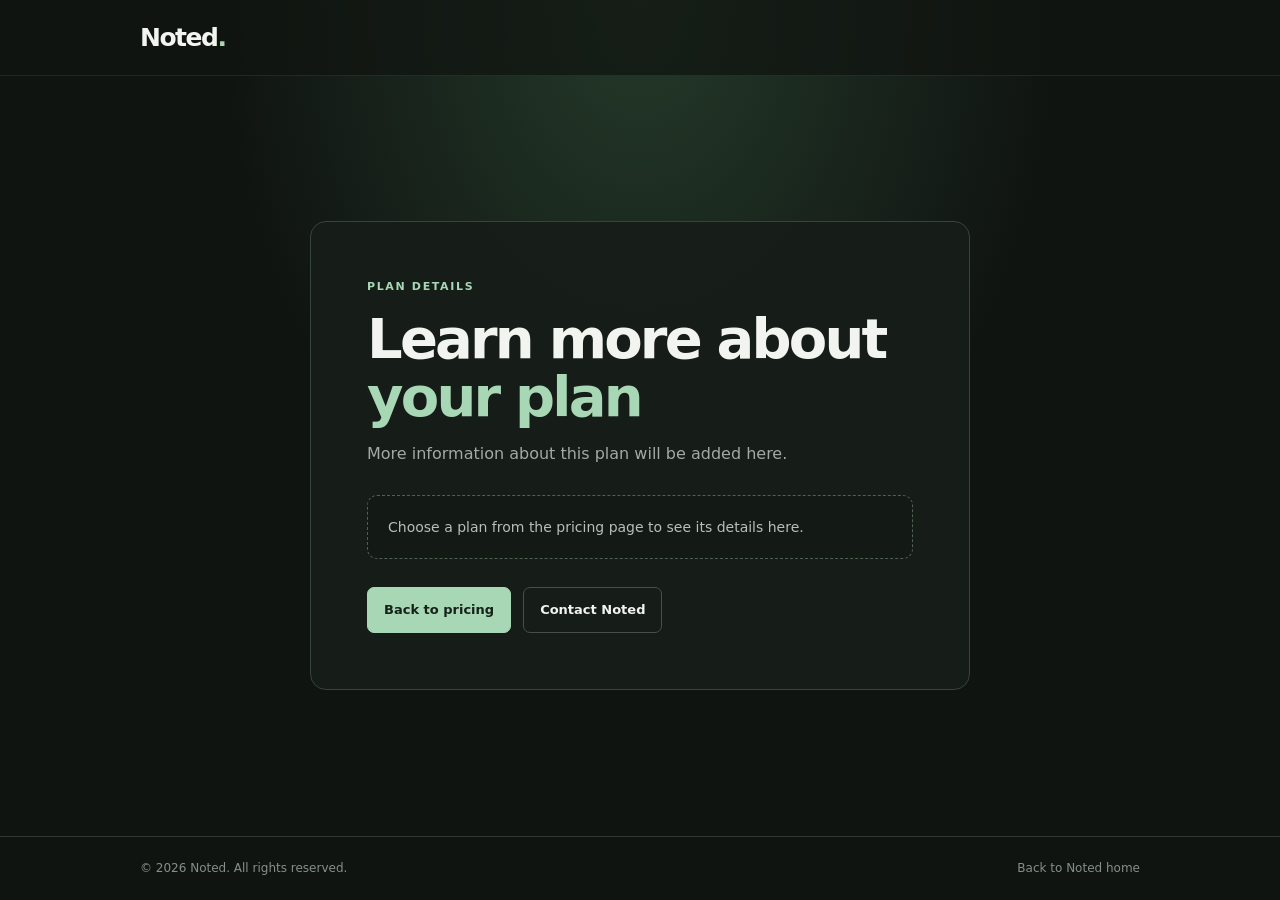
<file: learn-more.html>
<!doctype html>
<html lang="en">
<head>
  <meta charset="utf-8">
  <meta name="viewport" content="width=device-width, initial-scale=1">
  <meta name="theme-color" content="#101411">
  <meta name="description" content="More information about a Noted service plan.">
  <title>Learn more — Noted</title>
  <style>
    :root{color-scheme:dark;--bg:#101411;--panel:#171d19;--text:#f1f4ef;--muted:#a1aaa3;--line:#303a33;--green:#a8d7b5;--ink:#142219}
    *{box-sizing:border-box;margin:0;padding:0}body{min-height:100vh;background:radial-gradient(ellipse at 50% 0,#243a2a 0,transparent 46%),var(--bg);color:var(--text);font:16px/1.6 Inter,ui-sans-serif,system-ui,-apple-system,BlinkMacSystemFont,"Segoe UI",sans-serif;display:flex;flex-direction:column;-webkit-font-smoothing:antialiased}a{color:inherit;text-decoration:none}a:focus-visible{outline:2px solid var(--green);outline-offset:4px}.container{width:min(calc(100% - 40px),1000px);margin:auto}header{height:76px;border-bottom:1px solid rgba(255,255,255,.08);display:flex;align-items:center;background:rgba(16,20,17,.75)}.brand{font-size:25px;font-weight:800;letter-spacing:-1.5px}.brand span{color:var(--green)}main{flex:1;display:grid;place-items:center;padding:60px 0}.panel{width:min(100%,660px);padding:clamp(28px,6vw,56px);border:1px solid #35453a;border-radius:16px;background:rgba(23,29,25,.94)}.eyebrow{color:var(--green);font-size:11px;font-weight:800;letter-spacing:.15em;text-transform:uppercase;margin-bottom:14px}h1{font-size:clamp(37px,6vw,56px);line-height:1.04;letter-spacing:-.05em;margin-bottom:15px}p{color:var(--muted)}.plan{color:var(--green)}.placeholder{margin:28px 0;padding:20px;border:1px dashed #506153;border-radius:10px;background:#131a15;color:#b5c0b7;font-size:14px}.actions{display:flex;gap:12px;flex-wrap:wrap;margin-top:25px}.button{display:inline-flex;align-items:center;justify-content:center;min-height:46px;padding:10px 16px;border:1px solid #455048;border-radius:7px;font-size:13px;font-weight:750}.button.primary{border-color:var(--green);background:var(--green);color:var(--ink)}.button:hover{border-color:var(--green)}footer{border-top:1px solid var(--line);padding:22px 0;color:#849087;font-size:12px}.foot{display:flex;justify-content:space-between;gap:15px;flex-wrap:wrap}@media(max-width:520px){.container{width:min(calc(100% - 30px),1000px)}.actions{flex-direction:column}.foot{flex-direction:column;text-align:center}}
  </style>
</head>
<body>
  <header><div class="container"><a class="brand" href="Noted.ProfWeb.html#top">Noted<span>.</span></a></div></header>
  <main><section class="container panel" aria-labelledby="title">
    <div class="eyebrow">Plan details</div>
    <h1 id="title">Learn more about <span class="plan" id="plan-name">your plan</span></h1>
    <p id="plan-description">More information about this plan will be added here.</p>
    <div class="placeholder" id="detail-placeholder">This page is ready for the additional plan details you’ll provide.</div>
    <div class="actions"><a class="button primary" href="pricing.html">Back to pricing</a><a class="button" href="Noted.ProfWeb.html#contact">Contact Noted</a></div>
  </section></main>
  <footer><div class="container foot"><span>© 2026 Noted. All rights reserved.</span><a href="Noted.ProfWeb.html#top">Back to Noted home</a></div></footer>
  <script>
    const plans={
      starter:{name:'Starter',description:'A focused starting point for single-location businesses beginning with ads and AI search visibility.'},
      growth:{name:'Growth',description:'A cross-channel plan for established businesses ready to build steady lead flow and broader visibility.'},
      scale:{name:'Scale',description:'A broader program for businesses with larger ad budgets or multiple locations.'}
    };
    const planKey=new URLSearchParams(window.location.search).get('plan');
    const selected=plans[planKey]||null;
    if(selected){document.title=`${selected.name} plan — Noted`;document.querySelector('#plan-name').textContent=selected.name;document.querySelector('#plan-description').textContent=selected.description;}
    else{document.querySelector('#detail-placeholder').textContent='Choose a plan from the pricing page to see its details here.';}
  </script>
</body>
</html>
</file>
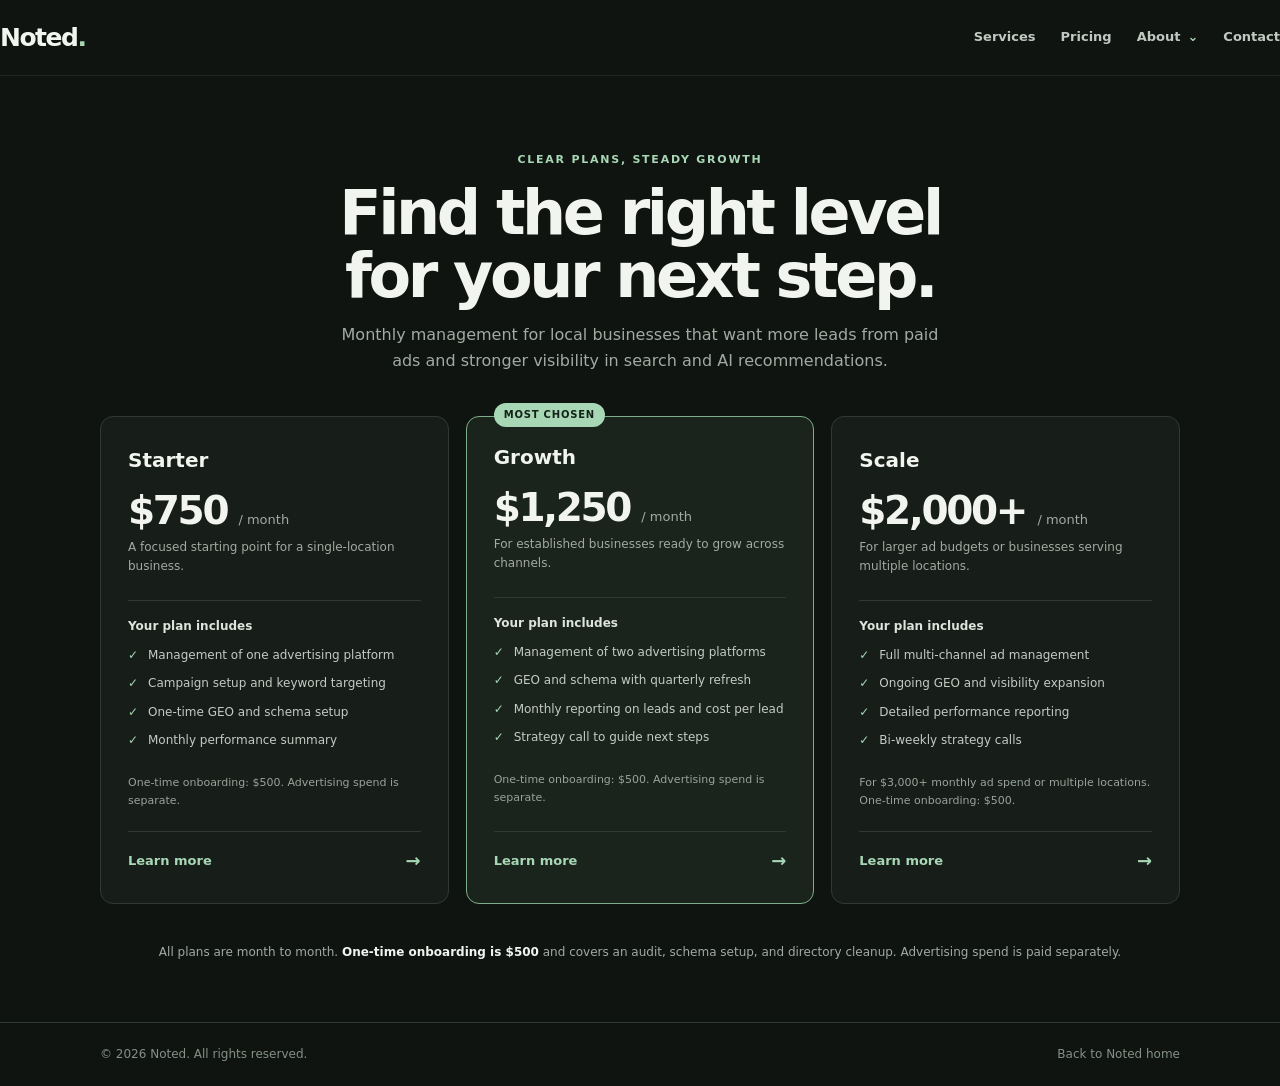
<file: pricing.html>
<!doctype html>
<html lang="en">
<head>
  <meta charset="utf-8">
  <meta name="viewport" content="width=device-width, initial-scale=1">
  <meta name="theme-color" content="#101411">
  <meta name="description" content="Compare Noted's monthly plans for local advertising and AI search visibility.">
  <title>Pricing — Noted</title>
  <style>
    :root{color-scheme:dark;--bg:#101411;--surface:#171d19;--text:#f1f4ef;--muted:#a1aaa3;--line:#303a33;--green:#a8d7b5;--ink:#142219;--max:1080px}
    *{box-sizing:border-box;margin:0;padding:0}html{scroll-behavior:smooth}body{min-height:100vh;background:var(--bg);color:var(--text);font:16px/1.6 Inter,ui-sans-serif,system-ui,-apple-system,BlinkMacSystemFont,"Segoe UI",sans-serif;-webkit-font-smoothing:antialiased}a{color:inherit;text-decoration:none}a:focus-visible{outline:2px solid var(--green);outline-offset:4px}.container{width:min(calc(100% - 40px),var(--max));margin:auto}
    header{height:76px;border-bottom:1px solid rgba(255,255,255,.08);background:rgba(16,20,17,.86);display:flex;align-items:center}.nav{display:flex;justify-content:space-between;align-items:center;width:100%}.brand{font-size:25px;font-weight:800;letter-spacing:-1.5px}.brand span{color:var(--green)}.navlinks{display:flex;align-items:center;gap:25px;color:#c2c9c3;font-size:13px;font-weight:650}.navlinks a:hover{color:var(--green)}.nav-dropdown{position:relative}.nav-dropdown summary{cursor:pointer;list-style:none}.nav-dropdown summary::-webkit-details-marker{display:none}.nav-dropdown summary:after{content:"⌄";margin-left:7px;color:var(--green)}.dropdown-menu{position:absolute;top:calc(100% + 16px);left:-14px;z-index:20;min-width:150px;padding:7px;border:1px solid var(--line);border-radius:9px;background:#171d19;box-shadow:0 12px 32px rgba(0,0,0,.25)}.dropdown-menu a{display:block;padding:9px 10px;border-radius:5px;white-space:nowrap}.dropdown-menu a:hover{background:#223027}
    .intro{padding:75px 0 43px;text-align:center}.label{color:var(--green);font-size:11px;font-weight:800;letter-spacing:.16em;text-transform:uppercase;margin-bottom:12px}h1{font-size:clamp(38px,6vw,62px);line-height:1.02;letter-spacing:-.055em;margin-bottom:15px}.intro p{max-width:610px;margin:auto;color:var(--muted)}
    .plans{display:grid;grid-template-columns:repeat(3,1fr);gap:17px;padding-bottom:22px}.plan{display:flex;flex-direction:column;min-height:435px;padding:27px;border:1px solid var(--line);border-radius:13px;background:var(--surface)}.plan.featured{border-color:#7eae89;background:#1a241d}.badge{align-self:flex-start;margin:-41px 0 14px;padding:4px 10px;border-radius:99px;background:var(--green);color:var(--ink);font-size:10px;font-weight:850;letter-spacing:.08em;text-transform:uppercase}.plan h2{font-size:20px}.price{margin:13px 0 4px;font-size:39px;line-height:1.15;font-weight:800;letter-spacing:-.06em}.price span{color:var(--muted);font-size:13px;font-weight:500;letter-spacing:0}.summary{min-height:42px;color:var(--muted);font-size:12px}.divider{height:1px;background:var(--line);margin:20px 0 16px}.detail-title{margin-bottom:10px;color:#dce4dd;font-size:12px;font-weight:750}.includes{display:grid;gap:9px;list-style:none;margin-bottom:24px}.includes li{position:relative;padding-left:20px;color:#c3cbc5;font-size:12px}.includes li:before{position:absolute;left:0;color:var(--green);content:"✓";font-weight:800}.fineprint{margin:0 0 22px;color:#98a49b;font-size:11px}.learn{display:flex;align-items:center;justify-content:space-between;margin-top:auto;padding-top:15px;border-top:1px solid var(--line);color:var(--green);font-size:13px;font-weight:800}.learn span{font-size:18px;transition:transform .18s}.learn:hover span{transform:translateX(4px)}.onboarding{padding:17px 0 60px;text-align:center;color:var(--muted);font-size:12px}.onboarding strong{color:var(--text)}footer{border-top:1px solid var(--line);padding:22px 0;color:#849087;font-size:12px}.foot{display:flex;justify-content:space-between;gap:15px;flex-wrap:wrap}
    @media(max-width:820px){.plans{grid-template-columns:1fr;max-width:580px;margin:auto}.plan{min-height:0}.summary{min-height:0}.intro{padding-top:55px}.onboarding{padding-bottom:42px}}
    @media(max-width:520px){.container{width:min(calc(100% - 30px),var(--max))}.navlinks{gap:13px;font-size:12px}.plan{padding:23px}.foot{flex-direction:column;text-align:center}}
  </style>
</head>
<body>
  <header><div class="container nav"><a class="brand" href="Noted.ProfWeb.html#top">Noted<span>.</span></a><nav class="navlinks" aria-label="Main navigation"><a href="Noted.ProfWeb.html#services">Services</a><a href="pricing.html" aria-current="page">Pricing</a><details class="nav-dropdown"><summary>About</summary><div class="dropdown-menu"><a href="blog.html">Blog</a><a href="faq.html">FAQ</a><a href="about-us.html">About Us</a></div></details><a href="Noted.ProfWeb.html#contact">Contact</a></nav></div></header>
  <main>
    <section class="intro container"><div class="label">Clear plans, steady growth</div><h1>Find the right level<br>for your next step.</h1><p>Monthly management for local businesses that want more leads from paid ads and stronger visibility in search and AI recommendations.</p></section>
    <section class="plans container" aria-label="Pricing plans">
      <article class="plan">
        <h2>Starter</h2><div class="price">$750 <span>/ month</span></div><p class="summary">A focused starting point for a single-location business.</p>
        <div class="divider"></div><p class="detail-title">Your plan includes</p>
        <ul class="includes"><li>Management of one advertising platform</li><li>Campaign setup and keyword targeting</li><li>One-time GEO and schema setup</li><li>Monthly performance summary</li></ul>
        <p class="fineprint">One-time onboarding: $500. Advertising spend is separate.</p>
        <a class="learn" href="learn-more.html?plan=starter">Learn more <span aria-hidden="true">→</span></a>
      </article>
      <article class="plan featured">
        <div class="badge">Most chosen</div><h2>Growth</h2><div class="price">$1,250 <span>/ month</span></div><p class="summary">For established businesses ready to grow across channels.</p>
        <div class="divider"></div><p class="detail-title">Your plan includes</p>
        <ul class="includes"><li>Management of two advertising platforms</li><li>GEO and schema with quarterly refresh</li><li>Monthly reporting on leads and cost per lead</li><li>Strategy call to guide next steps</li></ul>
        <p class="fineprint">One-time onboarding: $500. Advertising spend is separate.</p>
        <a class="learn" href="learn-more.html?plan=growth">Learn more <span aria-hidden="true">→</span></a>
      </article>
      <article class="plan">
        <h2>Scale</h2><div class="price">$2,000+ <span>/ month</span></div><p class="summary">For larger ad budgets or businesses serving multiple locations.</p>
        <div class="divider"></div><p class="detail-title">Your plan includes</p>
        <ul class="includes"><li>Full multi-channel ad management</li><li>Ongoing GEO and visibility expansion</li><li>Detailed performance reporting</li><li>Bi-weekly strategy calls</li></ul>
        <p class="fineprint">For $3,000+ monthly ad spend or multiple locations. One-time onboarding: $500.</p>
        <a class="learn" href="learn-more.html?plan=scale">Learn more <span aria-hidden="true">→</span></a>
      </article>
    </section>
    <p class="onboarding container">All plans are month to month. <strong>One-time onboarding is $500</strong> and covers an audit, schema setup, and directory cleanup. Advertising spend is paid separately.</p>
  </main>
  <footer><div class="container foot"><span>© 2026 Noted. All rights reserved.</span><a href="Noted.ProfWeb.html#top">Back to Noted home</a></div></footer>
</body>
</html>
</file>
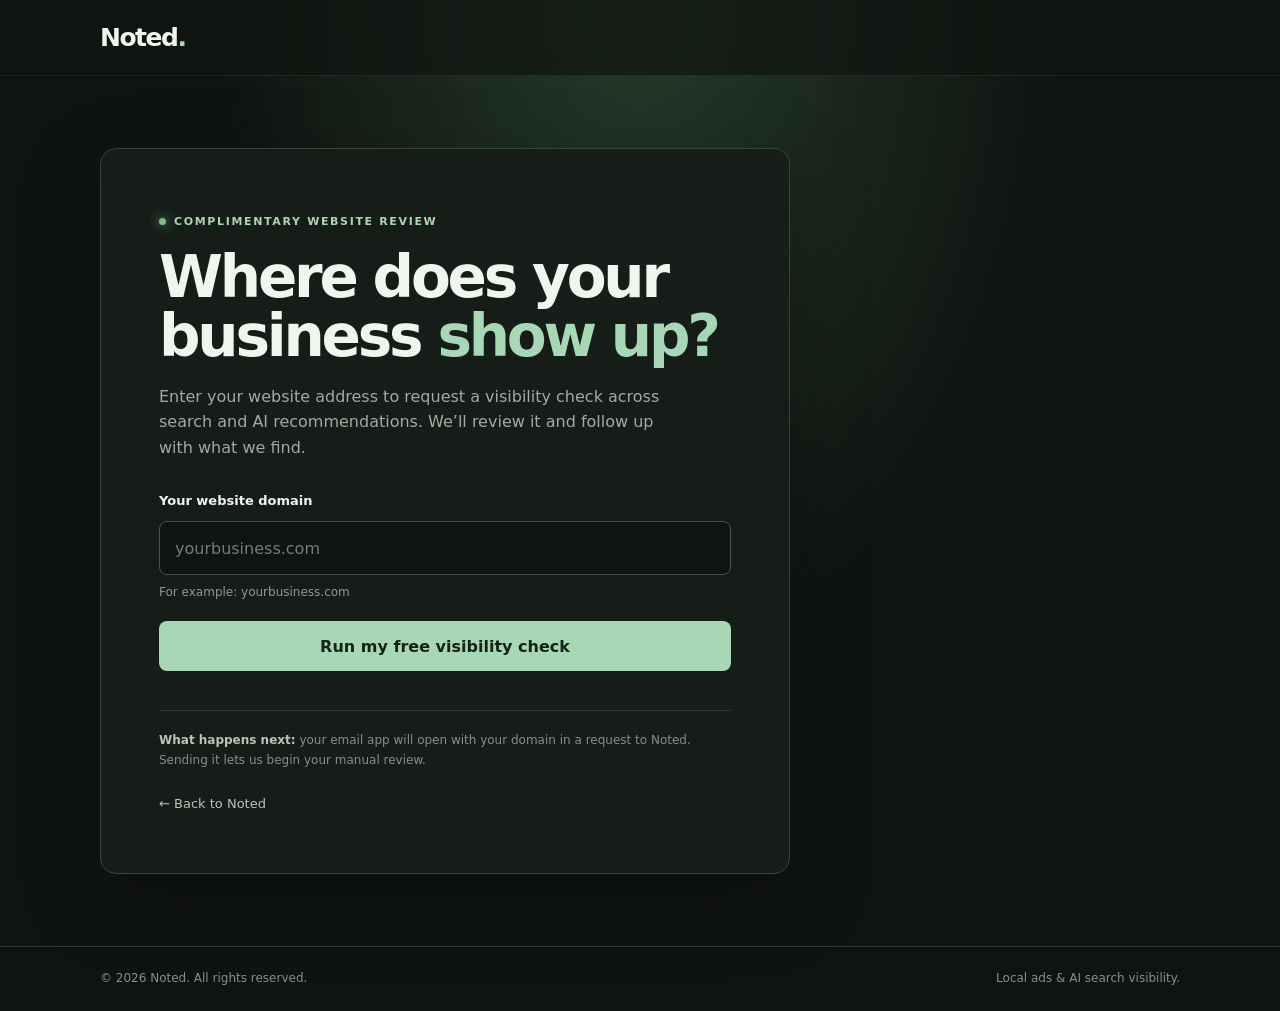
<file: visibility-check.html>
<!doctype html>
<html lang="en">
<head>
  <meta charset="utf-8">
  <meta name="viewport" content="width=device-width, initial-scale=1">
  <meta name="theme-color" content="#101411">
  <meta name="description" content="Request a free website visibility check from Noted.">
  <title>Free Visibility Check — Noted</title>
  <style>
    :root{color-scheme:dark;--bg:#101411;--panel:#171d19;--text:#f1f4ef;--muted:#a1aaa3;--line:#303a33;--green:#a8d7b5;--green-ink:#142219}
    *{box-sizing:border-box;margin:0;padding:0}body{min-height:100vh;background:radial-gradient(ellipse at 50% 0,#243a2a 0,transparent 46%),var(--bg);color:var(--text);font:16px/1.6 Inter,ui-sans-serif,system-ui,-apple-system,BlinkMacSystemFont,"Segoe UI",sans-serif;-webkit-font-smoothing:antialiased;display:flex;flex-direction:column}a{color:inherit;text-decoration:none}a:focus-visible,button:focus-visible,input:focus-visible{outline:2px solid var(--green);outline-offset:3px}.container{width:min(calc(100% - 40px),1080px);margin:0 auto}
    header{height:76px;border-bottom:1px solid rgba(255,255,255,.08);background:rgba(16,20,17,.75);display:flex;align-items:center}.brand{font-size:25px;font-weight:800;letter-spacing:-1.5px}.brand span{color:var(--green)}
    main{flex:1;display:grid;place-items:center;padding:72px 0}.card{width:min(100%,690px);padding:clamp(28px,6vw,58px);border:1px solid #35453a;border-radius:16px;background:rgba(23,29,25,.94);box-shadow:0 24px 80px rgba(0,0,0,.25)}.eyebrow{display:inline-flex;align-items:center;gap:8px;color:var(--green);font-size:11px;font-weight:800;letter-spacing:.15em;text-transform:uppercase;margin-bottom:18px}.dot{width:7px;height:7px;border-radius:50%;background:#79bd8d;box-shadow:0 0 12px #79bd8d}h1{font-size:clamp(36px,7vw,58px);line-height:1.02;letter-spacing:-.055em;margin-bottom:17px}h1 span{color:var(--green)}.intro{max-width:530px;color:var(--muted);margin-bottom:31px}.domain-label{display:block;margin-bottom:9px;font-size:13px;font-weight:700}.domain-input{width:100%;height:54px;border:1px solid #46534a;border-radius:8px;background:#101411;color:var(--text);padding:0 15px;font:inherit}.domain-input::placeholder{color:#737e76}.hint{margin:8px 0 19px;color:#8f9a92;font-size:12px}.submit{width:100%;min-height:50px;border:0;border-radius:8px;background:var(--green);color:var(--green-ink);font:inherit;font-weight:800;cursor:pointer;transition:background .2s,transform .2s}.submit:hover{background:#bce5c5;transform:translateY(-1px)}.status{min-height:24px;margin-top:15px;color:#f0a6a6;font-size:13px}.back{display:inline-block;margin-top:24px;color:#b9c4bb;font-size:13px}.back:hover{color:var(--green)}.privacy{border-top:1px solid var(--line);padding-top:20px;color:#849087;font-size:12px}.privacy strong{color:#b9c4bb}
    footer{padding:22px 0;border-top:1px solid var(--line);color:#849087;font-size:12px}.footer-inner{display:flex;justify-content:space-between;gap:15px;flex-wrap:wrap}
    @media(max-width:520px){main{padding:38px 0}.container{width:min(calc(100% - 30px),1080px)}.footer-inner{flex-direction:column;text-align:center}}
  </style>
</head>
<body>
  <header><div class="container"><a class="brand" href="Noted.ProfWeb.html#top" aria-label="Noted home">Noted<span>.</span></a></div></header>
  <main><div class="container"><section class="card" aria-labelledby="title">
    <div class="eyebrow"><span class="dot"></span>Complimentary website review</div>
    <h1 id="title">Where does your business <span>show up?</span></h1>
    <p class="intro">Enter your website address to request a visibility check across search and AI recommendations. We’ll review it and follow up with what we find.</p>
    <form id="visibility-form" novalidate>
      <label class="domain-label" for="domain">Your website domain</label>
      <input class="domain-input" id="domain" name="domain" type="text" inputmode="url" autocomplete="url" placeholder="yourbusiness.com" required aria-describedby="domain-hint status">
      <p class="hint" id="domain-hint">For example: yourbusiness.com</p>
      <button class="submit" type="submit">Run my free visibility check</button>
      <p class="status" id="status" role="status" aria-live="polite"></p>
    </form>
    <p class="privacy"><strong>What happens next:</strong> your email app will open with your domain in a request to Noted. Sending it lets us begin your manual review.</p>
    <a class="back" href="Noted.ProfWeb.html#contact">← Back to Noted</a>
  </section></div></main>
  <footer><div class="container footer-inner"><span>© 2026 Noted. All rights reserved.</span><span>Local ads &amp; AI search visibility.</span></div></footer>
  <script>
    const form = document.querySelector('#visibility-form');
    const field = document.querySelector('#domain');
    const status = document.querySelector('#status');
    form.addEventListener('submit', event => {
      event.preventDefault();
      const raw = field.value.trim();
      const candidate = /^https?:\/\//i.test(raw) ? raw : `https://${raw}`;
      let parsed;
      try { parsed = new URL(candidate); } catch { parsed = null; }
      const domain = parsed?.hostname || '';
      if (!domain || !domain.includes('.') || domain.startsWith('.') || domain.endsWith('.') || !/^[a-z0-9.-]+$/i.test(domain)) {
        status.textContent = 'Enter a valid domain, such as yourbusiness.com.';
        field.focus();
        return;
      }
      const subject = encodeURIComponent(`Free visibility check — ${domain}`);
      const body = encodeURIComponent(`Hi Noted,\n\nPlease run a free visibility check for my business website: ${domain}\n\nThanks!`);
      status.style.color = '#a8d7b5';
      status.textContent = `Opening an email request for ${domain}…`;
      window.location.href = `mailto:syedsulaiman928@gmail.com?subject=${subject}&body=${body}`;
    });
  </script>
</body>
</html>
</file>
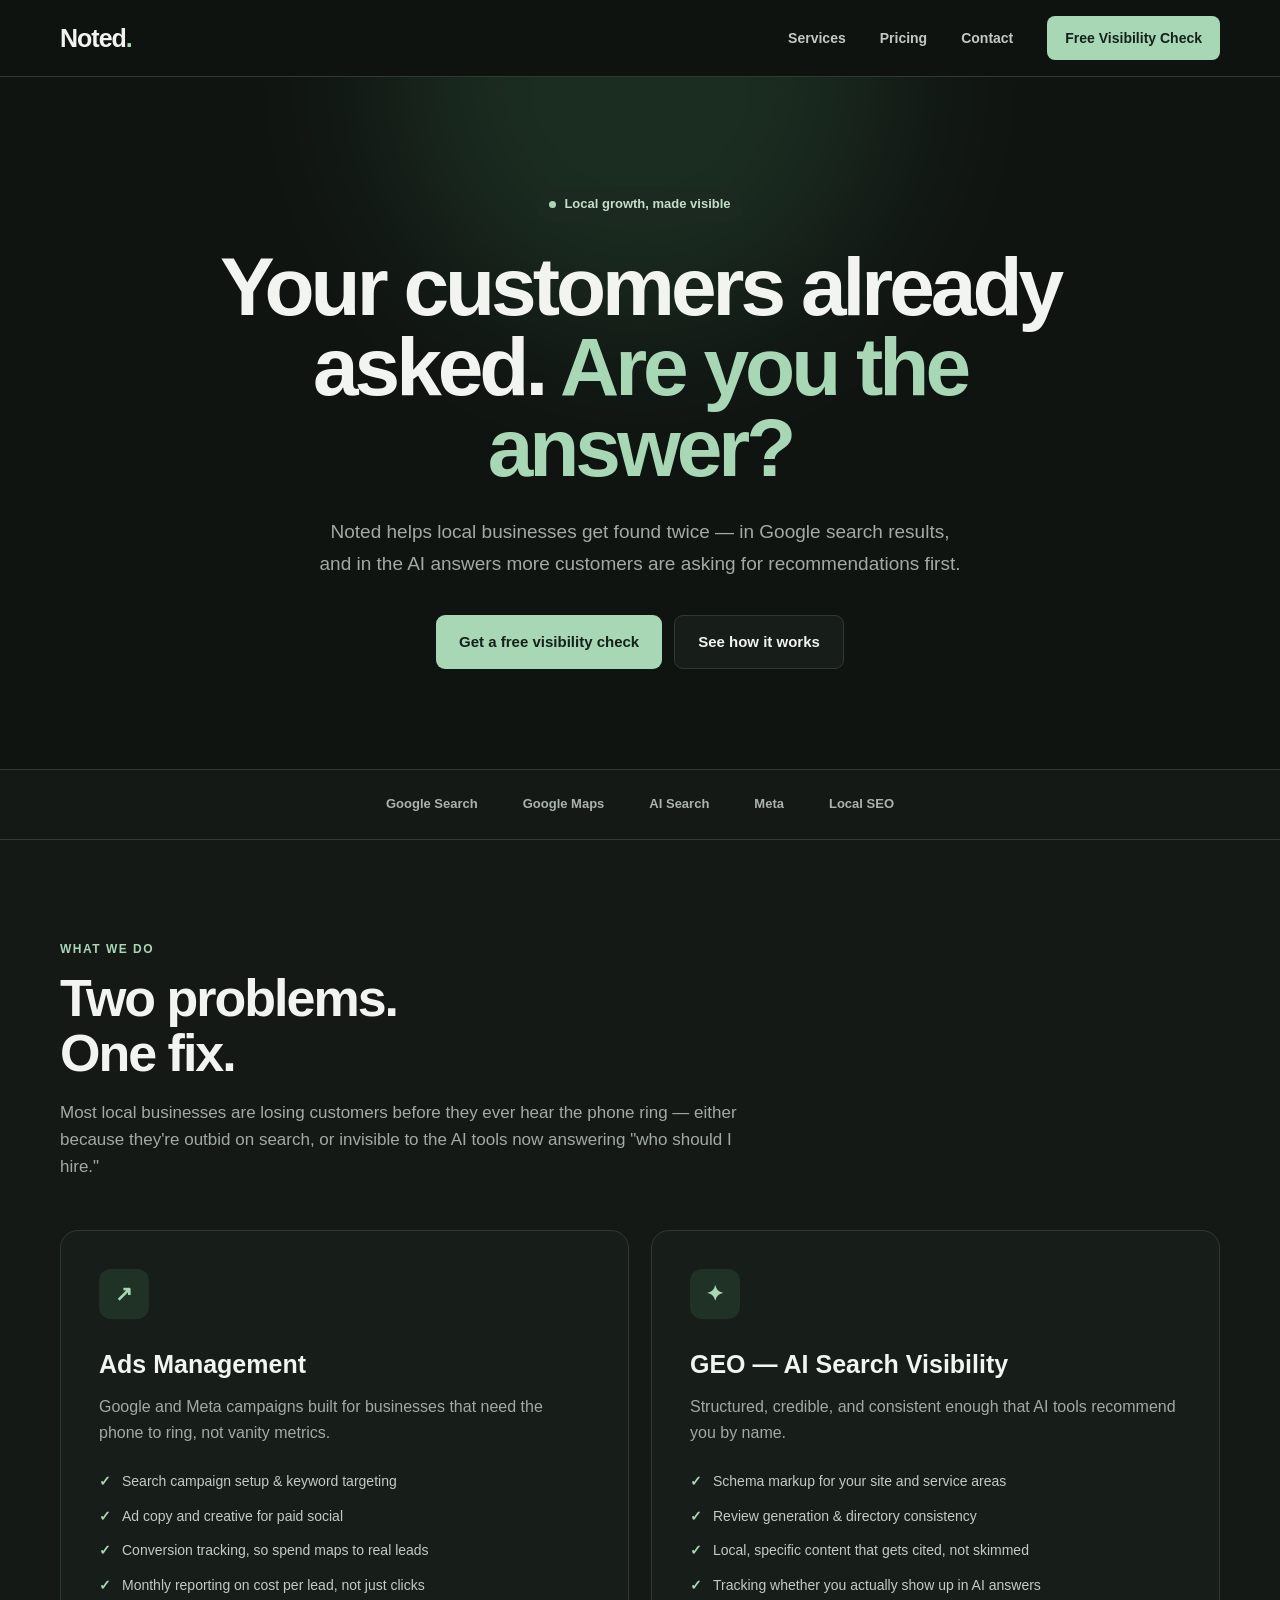
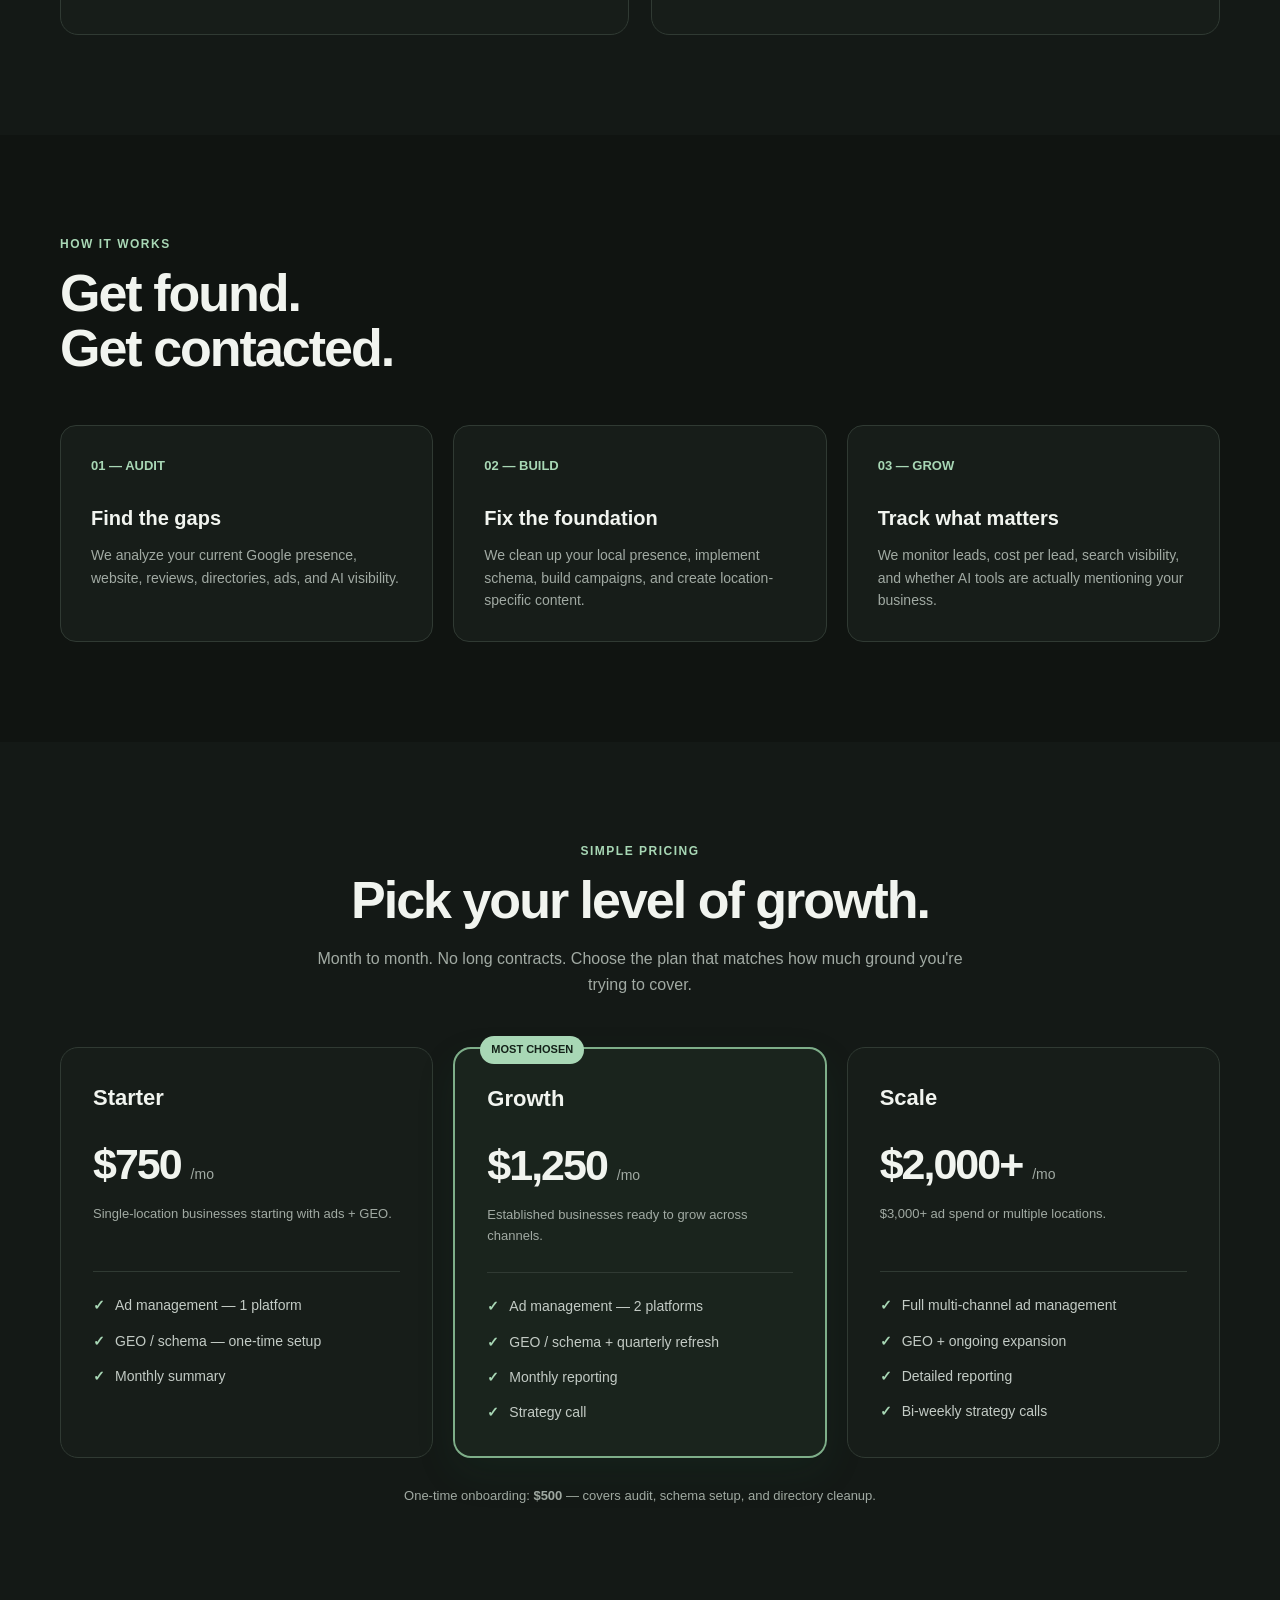
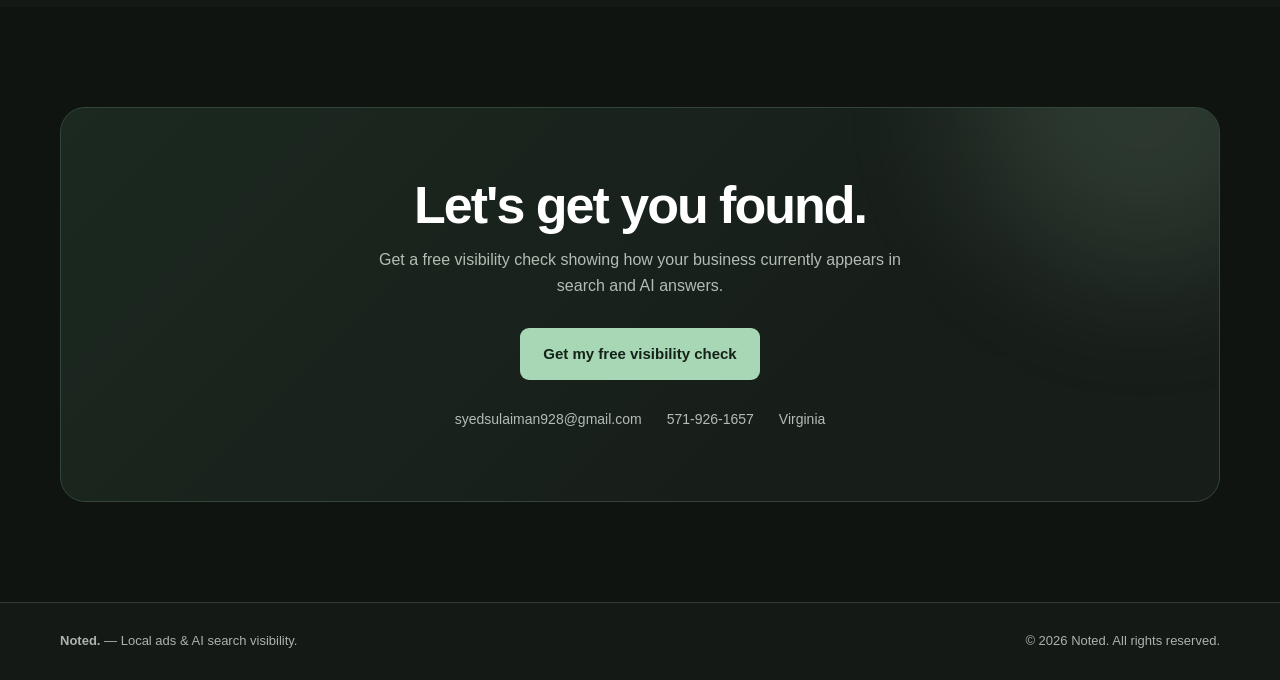
<file: index-folder/Noted.ProfWeb.html>
<!DOCTYPE html>
<html lang="en">
<head>
  <meta charset="UTF-8" />
  <meta name="viewport" content="width=device-width, initial-scale=1.0" />

  <title>Noted — Local Ads & AI Search Visibility</title>
  <meta
    name="description"
    content="Noted helps local businesses get found in Google search results and AI recommendations."
  />

  <style>
    :root {
      --bg: #f7f8f6;
      --dark: #101412;
      --muted: #66706a;
      --green: #1d6b45;
      --green-dark: #12452e;
      --green-light: #dceee3;
      --white: #ffffff;
      --border: #dfe5e0;
      --card: #ffffff;
      --max-width: 1160px;
    }

    * {
      margin: 0;
      padding: 0;
      box-sizing: border-box;
    }

    html {
      scroll-behavior: smooth;
    }

    body {
      font-family:
        Inter,
        -apple-system,
        BlinkMacSystemFont,
        "Segoe UI",
        sans-serif;
      background: var(--bg);
      color: var(--dark);
      line-height: 1.6;
    }

    a {
      color: inherit;
      text-decoration: none;
    }

    .container {
      width: min(100% - 40px, var(--max-width));
      margin: 0 auto;
    }

    /* NAV */

    nav {
      position: sticky;
      top: 0;
      z-index: 100;
      background: rgba(247, 248, 246, 0.92);
      backdrop-filter: blur(14px);
      border-bottom: 1px solid rgba(223, 229, 224, 0.8);
    }

    .nav-inner {
      height: 76px;
      display: flex;
      align-items: center;
      justify-content: space-between;
    }

    .logo {
      font-size: 25px;
      font-weight: 800;
      letter-spacing: -1px;
    }

    .logo span {
      color: var(--green);
    }

    .nav-links {
      display: flex;
      align-items: center;
      gap: 34px;
      font-size: 14px;
      font-weight: 600;
      color: #454d48;
    }

    .nav-links a:hover {
      color: var(--green);
    }

    .nav-cta {
      background: var(--dark);
      color: white !important;
      padding: 11px 18px;
      border-radius: 8px;
      transition: 0.2s;
    }

    .nav-cta:hover {
      background: var(--green);
    }

    /* HERO */

    .hero {
      padding: 110px 0 100px;
      text-align: center;
      position: relative;
      overflow: hidden;
    }

    .hero::before {
      content: "";
      position: absolute;
      width: 500px;
      height: 500px;
      background: var(--green-light);
      border-radius: 50%;
      filter: blur(80px);
      opacity: 0.5;
      top: -250px;
      left: 50%;
      transform: translateX(-50%);
      z-index: -1;
    }

    .eyebrow {
      display: inline-flex;
      align-items: center;
      gap: 8px;
      background: var(--green-light);
      color: var(--green-dark);
      border-radius: 999px;
      padding: 7px 13px;
      font-size: 13px;
      font-weight: 700;
      margin-bottom: 25px;
    }

    .eyebrow-dot {
      width: 7px;
      height: 7px;
      border-radius: 50%;
      background: var(--green);
    }

    h1 {
      max-width: 900px;
      margin: 0 auto;
      font-size: clamp(48px, 7vw, 82px);
      line-height: 0.98;
      letter-spacing: -4px;
      font-weight: 800;
    }

    h1 span {
      color: var(--green);
    }

    .hero-text {
      max-width: 650px;
      margin: 28px auto 35px;
      color: var(--muted);
      font-size: 19px;
      line-height: 1.7;
    }

    .buttons {
      display: flex;
      justify-content: center;
      gap: 12px;
      flex-wrap: wrap;
    }

    .btn {
      display: inline-flex;
      align-items: center;
      justify-content: center;
      padding: 14px 23px;
      border-radius: 9px;
      font-size: 15px;
      font-weight: 700;
      transition: all 0.2s ease;
    }

    .btn-primary {
      background: var(--dark);
      color: white;
    }

    .btn-primary:hover {
      background: var(--green);
      transform: translateY(-2px);
    }

    .btn-secondary {
      border: 1px solid var(--border);
      background: white;
    }

    .btn-secondary:hover {
      border-color: var(--green);
      color: var(--green);
    }

    /* TRUST */

    .trust {
      border-top: 1px solid var(--border);
      border-bottom: 1px solid var(--border);
      padding: 24px 0;
      background: white;
    }

    .trust-inner {
      display: flex;
      justify-content: center;
      gap: 45px;
      flex-wrap: wrap;
      color: #747c77;
      font-size: 13px;
      font-weight: 600;
    }

    /* SECTION */

    section {
      padding: 100px 0;
    }

    .section-heading {
      max-width: 680px;
      margin-bottom: 50px;
    }

    .section-label {
      color: var(--green);
      text-transform: uppercase;
      letter-spacing: 1.5px;
      font-size: 12px;
      font-weight: 800;
      margin-bottom: 12px;
    }

    h2 {
      font-size: clamp(34px, 5vw, 52px);
      line-height: 1.05;
      letter-spacing: -2px;
      margin-bottom: 18px;
    }

    .section-heading p {
      color: var(--muted);
      font-size: 17px;
    }

    /* SERVICES */

    .services {
      background: white;
    }

    .service-grid {
      display: grid;
      grid-template-columns: repeat(2, 1fr);
      gap: 22px;
    }

    .service-card {
      border: 1px solid var(--border);
      border-radius: 18px;
      padding: 38px;
      background: var(--card);
      transition: 0.25s;
    }

    .service-card:hover {
      transform: translateY(-5px);
      box-shadow: 0 18px 45px rgba(16, 20, 18, 0.08);
    }

    .service-icon {
      width: 50px;
      height: 50px;
      display: grid;
      place-items: center;
      border-radius: 12px;
      background: var(--green-light);
      color: var(--green-dark);
      font-size: 21px;
      font-weight: 800;
      margin-bottom: 25px;
    }

    .service-card h3 {
      font-size: 25px;
      margin-bottom: 10px;
    }

    .service-card > p {
      color: var(--muted);
      margin-bottom: 25px;
    }

    .service-card ul {
      list-style: none;
      display: grid;
      gap: 12px;
    }

    .service-card li {
      color: #424a45;
      font-size: 14px;
      padding-left: 23px;
      position: relative;
    }

    .service-card li::before {
      content: "✓";
      position: absolute;
      left: 0;
      color: var(--green);
      font-weight: 800;
    }

    /* HOW IT WORKS */

    .process {
      background: var(--bg);
    }

    .process-grid {
      display: grid;
      grid-template-columns: repeat(3, 1fr);
      gap: 20px;
    }

    .process-card {
      padding: 30px;
      border-radius: 16px;
      border: 1px solid var(--border);
      background: white;
    }

    .number {
      font-size: 13px;
      font-weight: 800;
      color: var(--green);
      margin-bottom: 25px;
    }

    .process-card h3 {
      margin-bottom: 10px;
      font-size: 20px;
    }

    .process-card p {
      color: var(--muted);
      font-size: 14px;
    }

    /* PRICING */

    .pricing {
      background: white;
    }

    .pricing-header {
      text-align: center;
      max-width: 650px;
      margin: 0 auto 50px;
    }

    .pricing-header p {
      color: var(--muted);
    }

    .pricing-grid {
      display: grid;
      grid-template-columns: repeat(3, 1fr);
      gap: 20px;
      align-items: stretch;
    }

    .price-card {
      border: 1px solid var(--border);
      border-radius: 18px;
      padding: 32px;
      position: relative;
      background: white;
    }

    .price-card.featured {
      border: 2px solid var(--green);
      box-shadow: 0 15px 40px rgba(29, 107, 69, 0.1);
    }

    .popular {
      position: absolute;
      top: -13px;
      left: 25px;
      background: var(--green);
      color: white;
      padding: 5px 11px;
      border-radius: 999px;
      font-size: 11px;
      font-weight: 800;
      text-transform: uppercase;
    }

    .price-card h3 {
      font-size: 22px;
      margin-bottom: 5px;
    }

    .price {
      font-size: 43px;
      font-weight: 800;
      letter-spacing: -2px;
      margin: 15px 0 5px;
    }

    .price span {
      font-size: 14px;
      color: var(--muted);
      font-weight: 500;
      letter-spacing: 0;
    }

    .price-description {
      color: var(--muted);
      font-size: 13px;
      min-height: 42px;
      margin-bottom: 25px;
    }

    .features {
      list-style: none;
      border-top: 1px solid var(--border);
      padding-top: 22px;
      display: grid;
      gap: 13px;
    }

    .features li {
      font-size: 14px;
      color: #444c47;
      padding-left: 22px;
      position: relative;
    }

    .features li::before {
      content: "✓";
      position: absolute;
      left: 0;
      color: var(--green);
      font-weight: 800;
    }

    .onboarding {
      text-align: center;
      color: var(--muted);
      font-size: 13px;
      margin-top: 28px;
    }

    /* CTA */

    .cta-section {
      padding: 100px 0;
    }

    .cta-box {
      background: var(--dark);
      color: white;
      border-radius: 25px;
      padding: 70px 50px;
      text-align: center;
      position: relative;
      overflow: hidden;
    }

    .cta-box::before {
      content: "";
      position: absolute;
      width: 350px;
      height: 350px;
      border-radius: 50%;
      background: var(--green);
      opacity: 0.15;
      filter: blur(70px);
      top: -180px;
      right: -100px;
    }

    .cta-box h2 {
      position: relative;
      max-width: 650px;
      margin: 0 auto 15px;
    }

    .cta-box p {
      position: relative;
      color: #b9c1bc;
      max-width: 560px;
      margin: 0 auto 30px;
    }

    .contact-info {
      position: relative;
      margin-top: 28px;
      display: flex;
      justify-content: center;
      gap: 25px;
      flex-wrap: wrap;
      font-size: 14px;
      color: #c9cfcc;
    }

    .contact-info a:hover {
      color: white;
    }

    /* FOOTER */

    footer {
      border-top: 1px solid var(--border);
      padding: 28px 0;
      background: white;
    }

    .footer-inner {
      display: flex;
      justify-content: space-between;
      gap: 20px;
      align-items: center;
      color: #747c77;
      font-size: 13px;
    }

    /* MOBILE */

    @media (max-width: 800px) {
      .nav-links {
        display: none;
      }

      .hero {
        padding: 80px 0 75px;
      }

      h1 {
        letter-spacing: -2.5px;
      }

      .service-grid,
      .pricing-grid,
      .process-grid {
        grid-template-columns: 1fr;
      }

      section {
        padding: 75px 0;
      }

      .service-card,
      .price-card {
        padding: 28px;
      }

      .cta-box {
        padding: 55px 25px;
      }

      .footer-inner {
        flex-direction: column;
        text-align: center;
      }
    }

    @media (max-width: 500px) {
      .container {
        width: min(100% - 28px, var(--max-width));
      }

      .hero-text {
        font-size: 16px;
      }

      .buttons {
        flex-direction: column;
      }

      .btn {
        width: 100%;
      }

      .trust-inner {
        gap: 15px;
      }
    }
  </style>
  <style>
    :root { color-scheme: dark; --bg:#101411; --dark:#f1f4ef; --muted:#a1aaa3; --green:#a8d7b5; --green-dark:#142219; --green-light:#1b2920; --white:#171d19; --border:#303a33; --card:#171d19; }
    body { background:#101411; color:#f1f4ef; }
    nav { background:rgba(16,20,17,.92); border-color:#303a33; }
    .nav-links { color:#c2c9c3; }
    .nav-cta,.btn-primary { background:#a8d7b5; color:#142219 !important; }
    .hero::before { background:#315d40; opacity:.35; }
    .eyebrow { color:#c5dec9; }
    .hero-text,.section-heading p,.pricing-header p,.process-card p,.service-card > p,.price-description,.onboarding { color:#a1aaa3; }
    .btn-secondary,.service-card,.process-card,.price-card { background:#171d19; color:#f1f4ef; border-color:#303a33; }
    .trust,footer,.services,.pricing { background:#141916; border-color:#303a33; }
    .trust-inner,.footer-inner { color:#aab3ac; }
    .service-card li,.features li { color:#c3cbc5; }
    .service-icon { color:#a8d7b5; background:#203126; }
    .price-card.featured { border-color:#7eae89; background:#1a241d; }
    .popular { background:#a8d7b5; color:#142219; }
    .cta-box { background:linear-gradient(135deg,#1b2920,#171d19 72%); border:1px solid #34453a; }
    .cta-box p,.contact-info { color:#b3bdb5; }
    @media(max-width:800px) { .nav-links { display:flex; position:absolute; top:76px; left:0; right:0; padding:12px 20px; flex-direction:column; gap:0; background:#131815; border-bottom:1px solid #303a33; } .nav-links a { padding:10px; } }
  </style>
</head>

<body id="top">

  <!-- NAVIGATION -->
  <nav>
    <div class="container nav-inner">
      <a href="#top" class="logo">Noted<span>.</span></a>

      <div class="nav-links">
        <a href="#services">Services</a>
        <a href="#pricing">Pricing</a>
        <a href="#contact">Contact</a>
        <a href="#contact" class="nav-cta">Free Visibility Check</a>
      </div>
    </div>
  </nav>


  <!-- HERO -->
  <header class="hero">
    <div class="container">

      <div class="eyebrow">
        <span class="eyebrow-dot"></span>
        Local growth, made visible
      </div>

      <h1>
        Your customers already asked.
        <span>Are you the answer?</span>
      </h1>

      <p class="hero-text">
        Noted helps local businesses get found twice — in Google search
        results, and in the AI answers more customers are asking for
        recommendations first.
      </p>

      <div class="buttons">
        <a href="#contact" class="btn btn-primary">
          Get a free visibility check
        </a>

        <a href="#services" class="btn btn-secondary">
          See how it works
        </a>
      </div>

    </div>
  </header>


  <!-- TRUST -->
  <div class="trust">
    <div class="container trust-inner">
      <span>Google Search</span>
      <span>Google Maps</span>
      <span>AI Search</span>
      <span>Meta</span>
      <span>Local SEO</span>
    </div>
  </div>


  <!-- SERVICES -->
  <section class="services" id="services">
    <div class="container">

      <div class="section-heading">
        <div class="section-label">What we do</div>

        <h2>Two problems.<br />One fix.</h2>

        <p>
          Most local businesses are losing customers before they ever hear
          the phone ring — either because they're outbid on search, or
          invisible to the AI tools now answering "who should I hire."
        </p>
      </div>


      <div class="service-grid">

        <div class="service-card">
          <div class="service-icon">↗</div>

          <h3>Ads Management</h3>

          <p>
            Google and Meta campaigns built for businesses that need the
            phone to ring, not vanity metrics.
          </p>

          <ul>
            <li>Search campaign setup & keyword targeting</li>
            <li>Ad copy and creative for paid social</li>
            <li>Conversion tracking, so spend maps to real leads</li>
            <li>Monthly reporting on cost per lead, not just clicks</li>
          </ul>
        </div>


        <div class="service-card">
          <div class="service-icon">✦</div>

          <h3>GEO — AI Search Visibility</h3>

          <p>
            Structured, credible, and consistent enough that AI tools
            recommend you by name.
          </p>

          <ul>
            <li>Schema markup for your site and service areas</li>
            <li>Review generation & directory consistency</li>
            <li>Local, specific content that gets cited, not skimmed</li>
            <li>Tracking whether you actually show up in AI answers</li>
          </ul>
        </div>

      </div>

    </div>
  </section>


  <!-- PROCESS -->
  <section class="process" id="process">
    <div class="container">

      <div class="section-heading">
        <div class="section-label">How it works</div>
        <h2>Get found.<br />Get contacted.</h2>
      </div>

      <div class="process-grid">

        <div class="process-card">
          <div class="number">01 — AUDIT</div>
          <h3>Find the gaps</h3>
          <p>
            We analyze your current Google presence, website, reviews,
            directories, ads, and AI visibility.
          </p>
        </div>

        <div class="process-card">
          <div class="number">02 — BUILD</div>
          <h3>Fix the foundation</h3>
          <p>
            We clean up your local presence, implement schema, build
            campaigns, and create location-specific content.
          </p>
        </div>

        <div class="process-card">
          <div class="number">03 — GROW</div>
          <h3>Track what matters</h3>
          <p>
            We monitor leads, cost per lead, search visibility, and whether
            AI tools are actually mentioning your business.
          </p>
        </div>

      </div>

    </div>
  </section>


  <!-- PRICING -->
  <section class="pricing" id="pricing">
    <div class="container">

      <div class="pricing-header">
        <div class="section-label">Simple pricing</div>

        <h2>Pick your level of growth.</h2>

        <p>
          Month to month. No long contracts. Choose the plan that matches
          how much ground you're trying to cover.
        </p>
      </div>


      <div class="pricing-grid">

        <!-- STARTER -->
        <div class="price-card">

          <h3>Starter</h3>

          <div class="price">
            $750 <span>/mo</span>
          </div>

          <p class="price-description">
            Single-location businesses starting with ads + GEO.
          </p>

          <ul class="features">
            <li>Ad management — 1 platform</li>
            <li>GEO / schema — one-time setup</li>
            <li>Monthly summary</li>
          </ul>

        </div>


        <!-- GROWTH -->
        <div class="price-card featured">

          <div class="popular">Most chosen</div>

          <h3>Growth</h3>

          <div class="price">
            $1,250 <span>/mo</span>
          </div>

          <p class="price-description">
            Established businesses ready to grow across channels.
          </p>

          <ul class="features">
            <li>Ad management — 2 platforms</li>
            <li>GEO / schema + quarterly refresh</li>
            <li>Monthly reporting</li>
            <li>Strategy call</li>
          </ul>

        </div>


        <!-- SCALE -->
        <div class="price-card">

          <h3>Scale</h3>

          <div class="price">
            $2,000+ <span>/mo</span>
          </div>

          <p class="price-description">
            $3,000+ ad spend or multiple locations.
          </p>

          <ul class="features">
            <li>Full multi-channel ad management</li>
            <li>GEO + ongoing expansion</li>
            <li>Detailed reporting</li>
            <li>Bi-weekly strategy calls</li>
          </ul>

        </div>

      </div>

      <p class="onboarding">
        One-time onboarding: <strong>$500</strong> — covers audit,
        schema setup, and directory cleanup.
      </p>

    </div>
  </section>


  <!-- CTA -->
  <section class="cta-section" id="contact">
    <div class="container">

      <div class="cta-box">

        <h2>Let's get you found.</h2>

        <p>
          Get a free visibility check showing how your business currently
          appears in search and AI answers.
        </p>

        <a
          href="mailto:syedsulaiman928@gmail.com?subject=Free Visibility Check"
          class="btn btn-primary"
        >
          Get my free visibility check
        </a>

        <div class="contact-info">
          <a href="mailto:syedsulaiman928@gmail.com">
            syedsulaiman928@gmail.com
          </a>

          <a href="tel:+15719261657">
            571-926-1657
          </a>

          <span>Virginia</span>
        </div>

      </div>

    </div>
  </section>


  <!-- FOOTER -->
  <footer>
    <div class="container footer-inner">
      <div>
        <strong>Noted.</strong> — Local ads & AI search visibility.
      </div>

      <div>
        © 2026 Noted. All rights reserved.
      </div>
    </div>
  </footer>


  <script>
    // Smooth navigation for browsers that don't fully support CSS scrolling
    document.querySelectorAll('a[href^="#"]').forEach(link => {
      link.addEventListener("click", function(e) {
        const target = document.querySelector(this.getAttribute("href"));

        if (target) {
          e.preventDefault();

          target.scrollIntoView({
            behavior: "smooth",
            block: "start"
          });
        }
      });
    });
  </script>

</body>
</html>
</file>
<file: info.css>
:root{color-scheme:dark;--bg:#101411;--surface:#171d19;--text:#f1f4ef;--muted:#a1aaa3;--line:#303a33;--green:#a8d7b5;--green-ink:#142219;--max:1080px}
*{box-sizing:border-box;margin:0;padding:0}html{scroll-behavior:smooth}body{min-height:100vh;background:radial-gradient(ellipse at 50% 0,#243a2a 0,transparent 46%),var(--bg);color:var(--text);font:16px/1.65 Inter,ui-sans-serif,system-ui,-apple-system,BlinkMacSystemFont,"Segoe UI",sans-serif;-webkit-font-smoothing:antialiased;display:flex;flex-direction:column}a{color:inherit;text-decoration:none}a:focus-visible,summary:focus-visible{outline:2px solid var(--green);outline-offset:4px}.container{width:min(calc(100% - 40px),var(--max));margin-inline:auto}
header{position:sticky;top:0;z-index:10;height:76px;border-bottom:1px solid rgba(255,255,255,.08);background:rgba(16,20,17,.88);backdrop-filter:blur(15px);display:flex;align-items:center}.nav{display:flex;align-items:center;justify-content:space-between}.brand{font-size:25px;font-weight:800;letter-spacing:-1.5px}.brand span{color:var(--green)}.navlinks{display:flex;align-items:center;gap:26px;color:#c2c9c3;font-size:13px;font-weight:650}.navlinks>a:hover,.dropmenu a:hover,.back:hover{color:var(--green)}.navdrop{position:relative}.navdrop summary{cursor:pointer;list-style:none}.navdrop summary::-webkit-details-marker{display:none}.navdrop summary:after{content:"⌄";margin-left:7px;color:var(--green)}.dropmenu{position:absolute;top:calc(100% + 16px);left:-14px;z-index:20;min-width:150px;padding:7px;border:1px solid var(--line);border-radius:9px;background:#171d19;box-shadow:0 12px 32px rgba(0,0,0,.25)}.dropmenu a{display:block;padding:9px 10px;border-radius:5px;white-space:nowrap}.dropmenu a:hover{background:#223027}
main{flex:1;padding:76px 0 90px}.content{max-width:780px;margin-inline:auto}.eyebrow{color:var(--green);font-size:11px;font-weight:800;letter-spacing:.16em;text-transform:uppercase;margin-bottom:13px}h1{font-size:clamp(38px,6vw,62px);line-height:1.04;letter-spacing:-.055em;margin-bottom:17px}h1 span{color:var(--green)}.lead{max-width:660px;color:var(--muted);font-size:17px;margin-bottom:38px}.card{padding:24px;margin-top:16px;border:1px solid var(--line);border-radius:12px;background:rgba(23,29,25,.92)}.card h2{font-size:20px;letter-spacing:-.02em;margin-bottom:8px}.card p{color:var(--muted);font-size:14px}.back{display:inline-block;margin-top:30px;color:#c2c9c3;font-size:13px;font-weight:700}footer{border-top:1px solid var(--line);padding:22px 0;color:#849087;font-size:12px}.foot{display:flex;justify-content:space-between;gap:16px;flex-wrap:wrap}
.faq-list{display:grid;gap:10px;margin-top:28px}.faq-item{border:1px solid var(--line);border-radius:10px;background:rgba(23,29,25,.92);overflow:hidden}.faq-item[open]{border-color:#4a6250}.faq-item summary{display:flex;align-items:center;justify-content:space-between;gap:18px;padding:17px 19px;cursor:pointer;list-style:none;font-size:14px;font-weight:700;line-height:1.45}.faq-item summary::-webkit-details-marker{display:none}.faq-item summary:after{content:"+";flex:none;color:var(--green);font-size:21px;font-weight:400}.faq-item[open] summary:after{content:"−"}.faq-item summary:hover{color:var(--green)}.faq-answer{padding:0 19px 18px;color:var(--muted);font-size:14px}.faq-answer p{margin:0}
@media(max-width:600px){.container{width:min(calc(100% - 30px),var(--max))}.navlinks{gap:12px;font-size:11px}.dropmenu{left:auto;right:0}.navlinks>a:nth-child(1){display:none}main{padding:52px 0 65px}.lead{font-size:15px;margin-bottom:28px}.card{padding:20px}.foot{flex-direction:column;text-align:center}.faq-item summary{padding:15px}.faq-answer{padding:0 15px 16px}}
</file>
